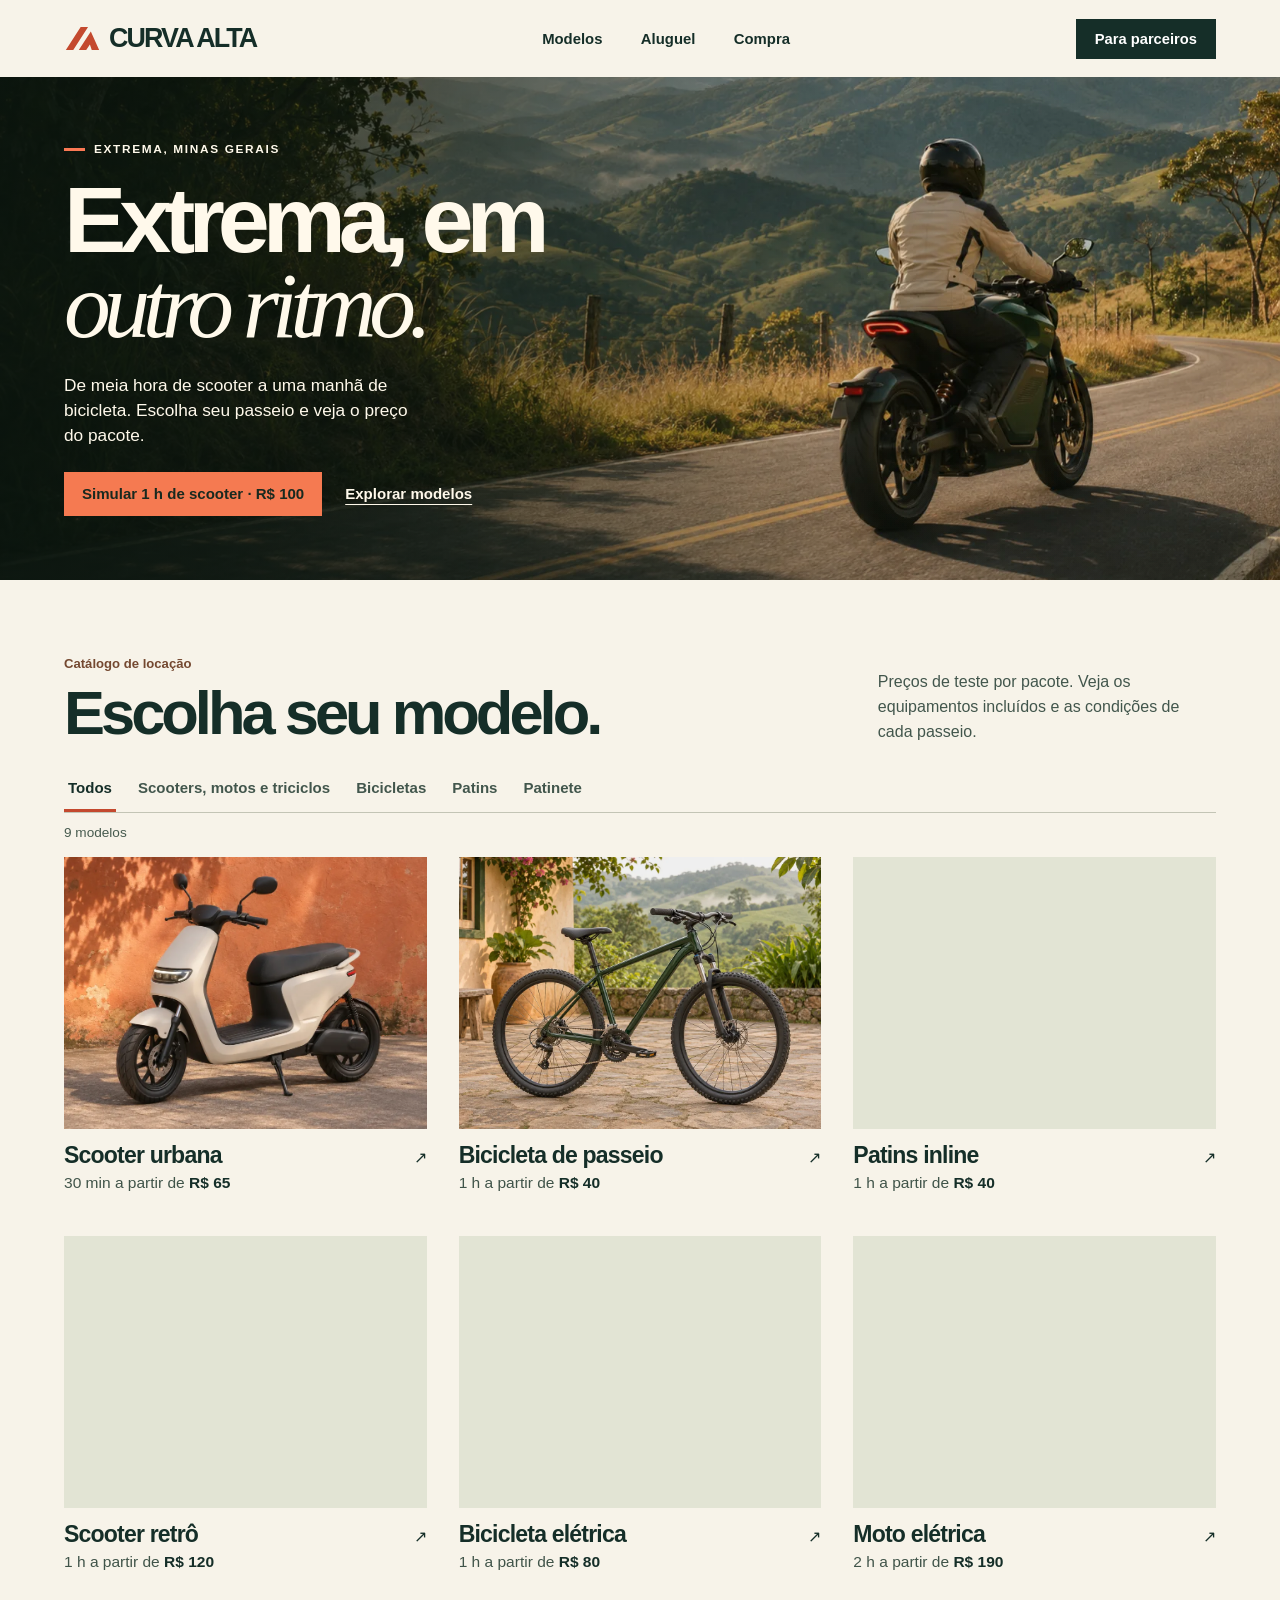
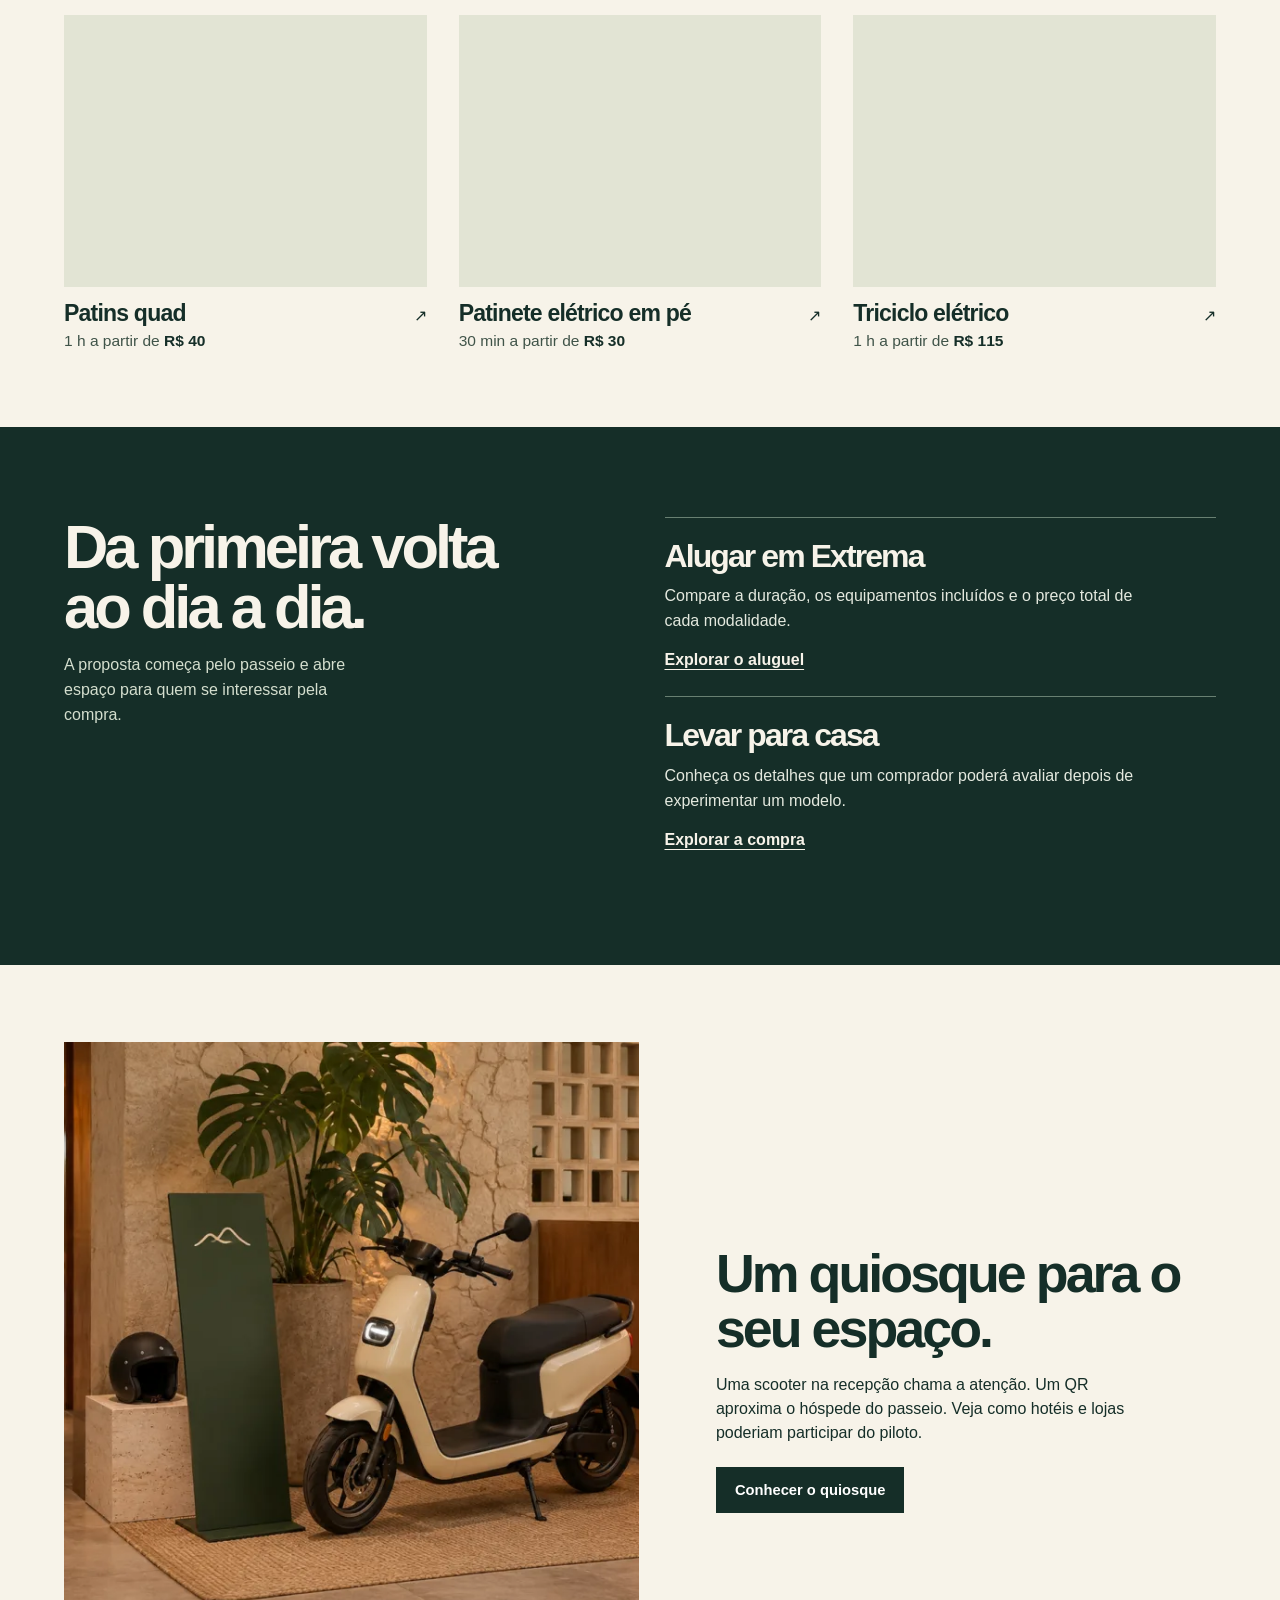
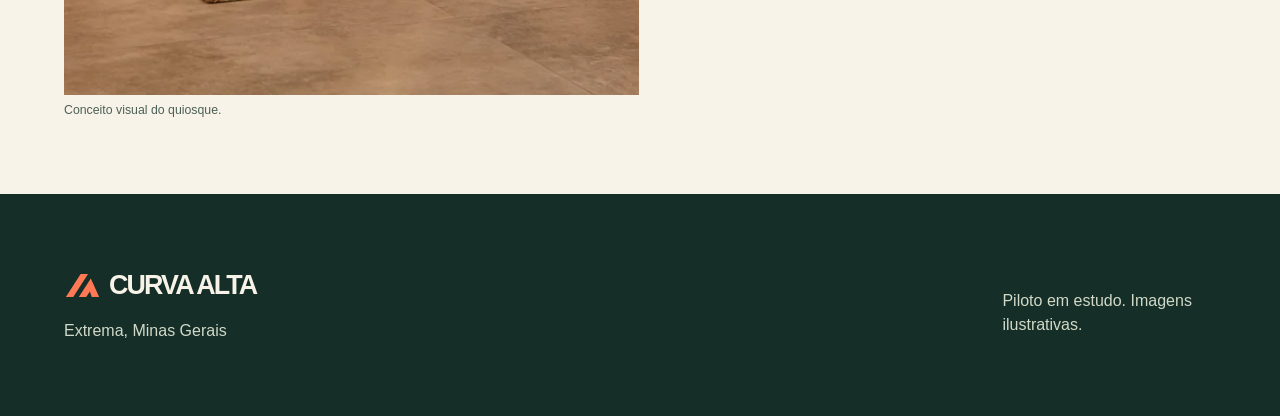
<file: index.html>
<!doctype html><html lang="pt-BR"><head><meta charset="utf-8"><meta name="viewport" content="width=device-width,initial-scale=1"><meta name="theme-color" content="#152e28"><meta name="robots" content="noindex,nofollow"><meta name="referrer" content="no-referrer"><meta http-equiv="Content-Security-Policy" content="default-src 'self'; img-src 'self'; style-src 'self'; script-src 'self'; connect-src 'none'; form-action 'none'; base-uri 'none'; object-src 'none'"><title>Extrema, em outro ritmo · Curva Alta</title><meta name="description" content="Conheça a proposta da Curva Alta para passeios, mobilidade elétrica e quiosques parceiros em Extrema, Minas Gerais."><meta property="og:title" content="Extrema, em outro ritmo · Curva Alta"><meta property="og:description" content="Conheça a proposta da Curva Alta para passeios, mobilidade elétrica e quiosques parceiros em Extrema, Minas Gerais."><meta property="og:image" content="https://jowpurcinelli.github.io/curva-alta/assets/serra.webp"><link rel="stylesheet" href="assets/store.css"><link rel="stylesheet" href="assets/showroom.css"><link rel="stylesheet" href="assets/kiosk.css"><link rel="stylesheet" href="assets/demo.css"><link rel="stylesheet" href="assets/rental.css"><link rel="stylesheet" href="assets/vitrine.css?v=2"></head><body><a class="ca-skip" href="#principal">Pular para o conteúdo</a><header class="ca-header"><div class="ca-wrap ca-bar"><a class="ca-mark" href="index.html" aria-label="Curva Alta, início"><svg class="ca-sign" width="37" height="32" viewBox="0 0 40 34" fill="none" aria-hidden="true" focusable="false"><path d="M2 29 18 4h8L10 29H2Zm14 0L29 9l9 20h-8l-2-6-4 6h-8Z" fill="currentColor"/></svg>
<span class="ca-word">CURVA ALTA</span>
</a><nav class="ca-nav" aria-label="Navegação principal"><a href="index.html#modelos">Modelos</a><a href="aluguel.html">Aluguel</a><a href="compra.html">Compra</a></nav><a class="ca-header-cta" href="quiosque.html">Para parceiros</a><details class="ca-menu"><summary aria-label="Abrir menu"><span></span><span></span></summary><nav aria-label="Menu para celular"><a href="index.html#modelos">Modelos</a><a href="aluguel.html">Aluguel</a><a href="compra.html">Compra</a><a href="quiosque.html">Para parceiros</a></nav></details></div></header><main id="principal"><section class="ca-hero"><img class="ca-hero-photo" src="assets/serra.webp" width="1671" height="940" alt="Piloto em uma estrada entre montanhas, imagem ilustrativa." fetchpriority="high"><div class="ca-hero-shade"></div><div class="ca-wrap ca-hero-inner"><div class="ca-hero-copy"><p class="ca-locale"><span></span>Extrema, Minas Gerais</p><h1>Extrema, em <em>outro ritmo.</em></h1><p class="ca-hero-lead">De meia hora de scooter a uma manhã de bicicleta. Escolha seu passeio e veja o preço do pacote.</p><div class="ca-hero-actions"><a class="ca-explore" href="aluguel.html?modelo=scooter&amp;plano=scooter-60#simulador">Simular 1 h de scooter · R$ 100</a><a class="ca-hero-link" href="#modelos">Explorar modelos</a></div></div></div></section>
<section class="ca-showroom" id="modelos"><div class="ca-wrap"><div class="ca-show-head"><div><p class="ca-caption">Catálogo de locação</p><h2>Escolha seu modelo.</h2></div><p>Preços de teste por pacote. Veja os equipamentos incluídos e as condições de cada passeio.</p></div><div class="ca-filter" role="group" aria-label="Filtrar modelos por categoria" hidden><button type="button" data-fleet-pick="todos" aria-pressed="true">Todos</button><button type="button" data-fleet-pick="motorizados" aria-pressed="false">Scooters, motos e triciclos</button><button type="button" data-fleet-pick="pedal" aria-pressed="false">Bicicletas</button><button type="button" data-fleet-pick="patinacao" aria-pressed="false">Patins</button><button type="button" data-fleet-pick="patinete" aria-pressed="false">Patinete</button></div><p class="ca-filter-count" data-fleet-count role="status" aria-live="polite"></p><div class="ca-show-grid"><article data-fleet="motorizados" class="ca-show-card"><a href="scooter.html"><div class="ca-show-photo"><img src="assets/scooter.webp" width="840" height="630" alt="" loading="lazy" decoding="async"></div><div class="ca-show-price"><h3>Scooter urbana</h3><span aria-hidden="true">↗</span></div><p>30 min a partir de <strong>R$ 65</strong></p></a></article><article data-fleet="pedal" class="ca-show-card"><a href="bike.html"><div class="ca-show-photo"><img src="assets/bike.webp" width="840" height="630" alt="" loading="lazy" decoding="async"></div><div class="ca-show-price"><h3>Bicicleta de passeio</h3><span aria-hidden="true">↗</span></div><p>1 h a partir de <strong>R$ 40</strong></p></a></article><article data-fleet="patinacao" class="ca-show-card"><a href="patins.html"><div class="ca-show-photo"><img src="assets/patins.webp" width="840" height="630" alt="" loading="lazy" decoding="async"></div><div class="ca-show-price"><h3>Patins inline</h3><span aria-hidden="true">↗</span></div><p>1 h a partir de <strong>R$ 40</strong></p></a></article><article data-fleet="motorizados" class="ca-show-card"><a href="retro.html"><div class="ca-show-photo"><img src="assets/retro.webp" width="840" height="630" alt="" loading="lazy" decoding="async"></div><div class="ca-show-price"><h3>Scooter retrô</h3><span aria-hidden="true">↗</span></div><p>1 h a partir de <strong>R$ 120</strong></p></a></article><article data-fleet="pedal" class="ca-show-card"><a href="ebike.html"><div class="ca-show-photo"><img src="assets/ebike.webp" width="840" height="630" alt="" loading="lazy" decoding="async"></div><div class="ca-show-price"><h3>Bicicleta elétrica</h3><span aria-hidden="true">↗</span></div><p>1 h a partir de <strong>R$ 80</strong></p></a></article><article data-fleet="motorizados" class="ca-show-card"><a href="moto.html"><div class="ca-show-photo"><img src="assets/moto.webp" width="840" height="630" alt="" loading="lazy" decoding="async"></div><div class="ca-show-price"><h3>Moto elétrica</h3><span aria-hidden="true">↗</span></div><p>2 h a partir de <strong>R$ 190</strong></p></a></article><article data-fleet="patinacao" class="ca-show-card"><a href="quad.html"><div class="ca-show-photo"><img src="assets/quad.webp" width="840" height="630" alt="" loading="lazy" decoding="async"></div><div class="ca-show-price"><h3>Patins quad</h3><span aria-hidden="true">↗</span></div><p>1 h a partir de <strong>R$ 40</strong></p></a></article><article data-fleet="patinete" class="ca-show-card"><a href="patinete.html"><div class="ca-show-photo"><img src="assets/patinete.webp" width="840" height="630" alt="" loading="lazy" decoding="async"></div><div class="ca-show-price"><h3>Patinete elétrico em pé</h3><span aria-hidden="true">↗</span></div><p>30 min a partir de <strong>R$ 30</strong></p></a></article><article data-fleet="motorizados" class="ca-show-card"><a href="triciclo.html"><div class="ca-show-photo"><img src="assets/triciclo.webp" width="840" height="630" alt="" loading="lazy" decoding="async"></div><div class="ca-show-price"><h3>Triciclo elétrico</h3><span aria-hidden="true">↗</span></div><p>1 h a partir de <strong>R$ 115</strong></p></a></article></div></div></section><section class="ca-guide"><div class="ca-wrap ca-guide-inner"><div class="ca-guide-title"><h2>Da primeira volta ao dia a dia.</h2><p>A proposta começa pelo passeio e abre espaço para quem se interessar pela compra.</p></div><div class="ca-guide-options"><article><h3>Alugar em Extrema</h3><p>Compare a duração, os equipamentos incluídos e o preço total de cada modalidade.</p><a href="aluguel.html">Explorar o aluguel</a></article><article><h3>Levar para casa</h3><p>Conheça os detalhes que um comprador poderá avaliar depois de experimentar um modelo.</p><a href="compra.html">Explorar a compra</a></article></div></div></section>
<section class="ca-kiosk"><div class="ca-wrap ca-kiosk-block"><figure><img src="assets/quiosque.webp" alt="Estudo ilustrativo de quiosque com uma scooter na recepção" width="870" height="653" loading="lazy"><figcaption>Conceito visual do quiosque.</figcaption></figure><div><h2>Um quiosque para o seu espaço.</h2><p>Uma scooter na recepção chama a atenção. Um QR aproxima o hóspede do passeio. Veja como hotéis e lojas poderiam participar do piloto.</p><a class="ca-action" href="quiosque.html">Conhecer o quiosque</a></div></div></section></main><footer class="ca-footer"><div class="ca-wrap ca-footer-inner"><div><a class="ca-mark" href="index.html" aria-label="Curva Alta, início"><svg class="ca-sign" width="37" height="32" viewBox="0 0 40 34" fill="none" aria-hidden="true" focusable="false"><path d="M2 29 18 4h8L10 29H2Zm14 0L29 9l9 20h-8l-2-6-4 6h-8Z" fill="currentColor"/></svg>
<span class="ca-word">CURVA ALTA</span>
</a><p>Extrema, Minas Gerais</p></div><p>Piloto em estudo. Imagens ilustrativas.</p></div></footer><script defer src="assets/demo.js"></script><script src="assets/vitrine.js" defer></script></body></html>
</file>
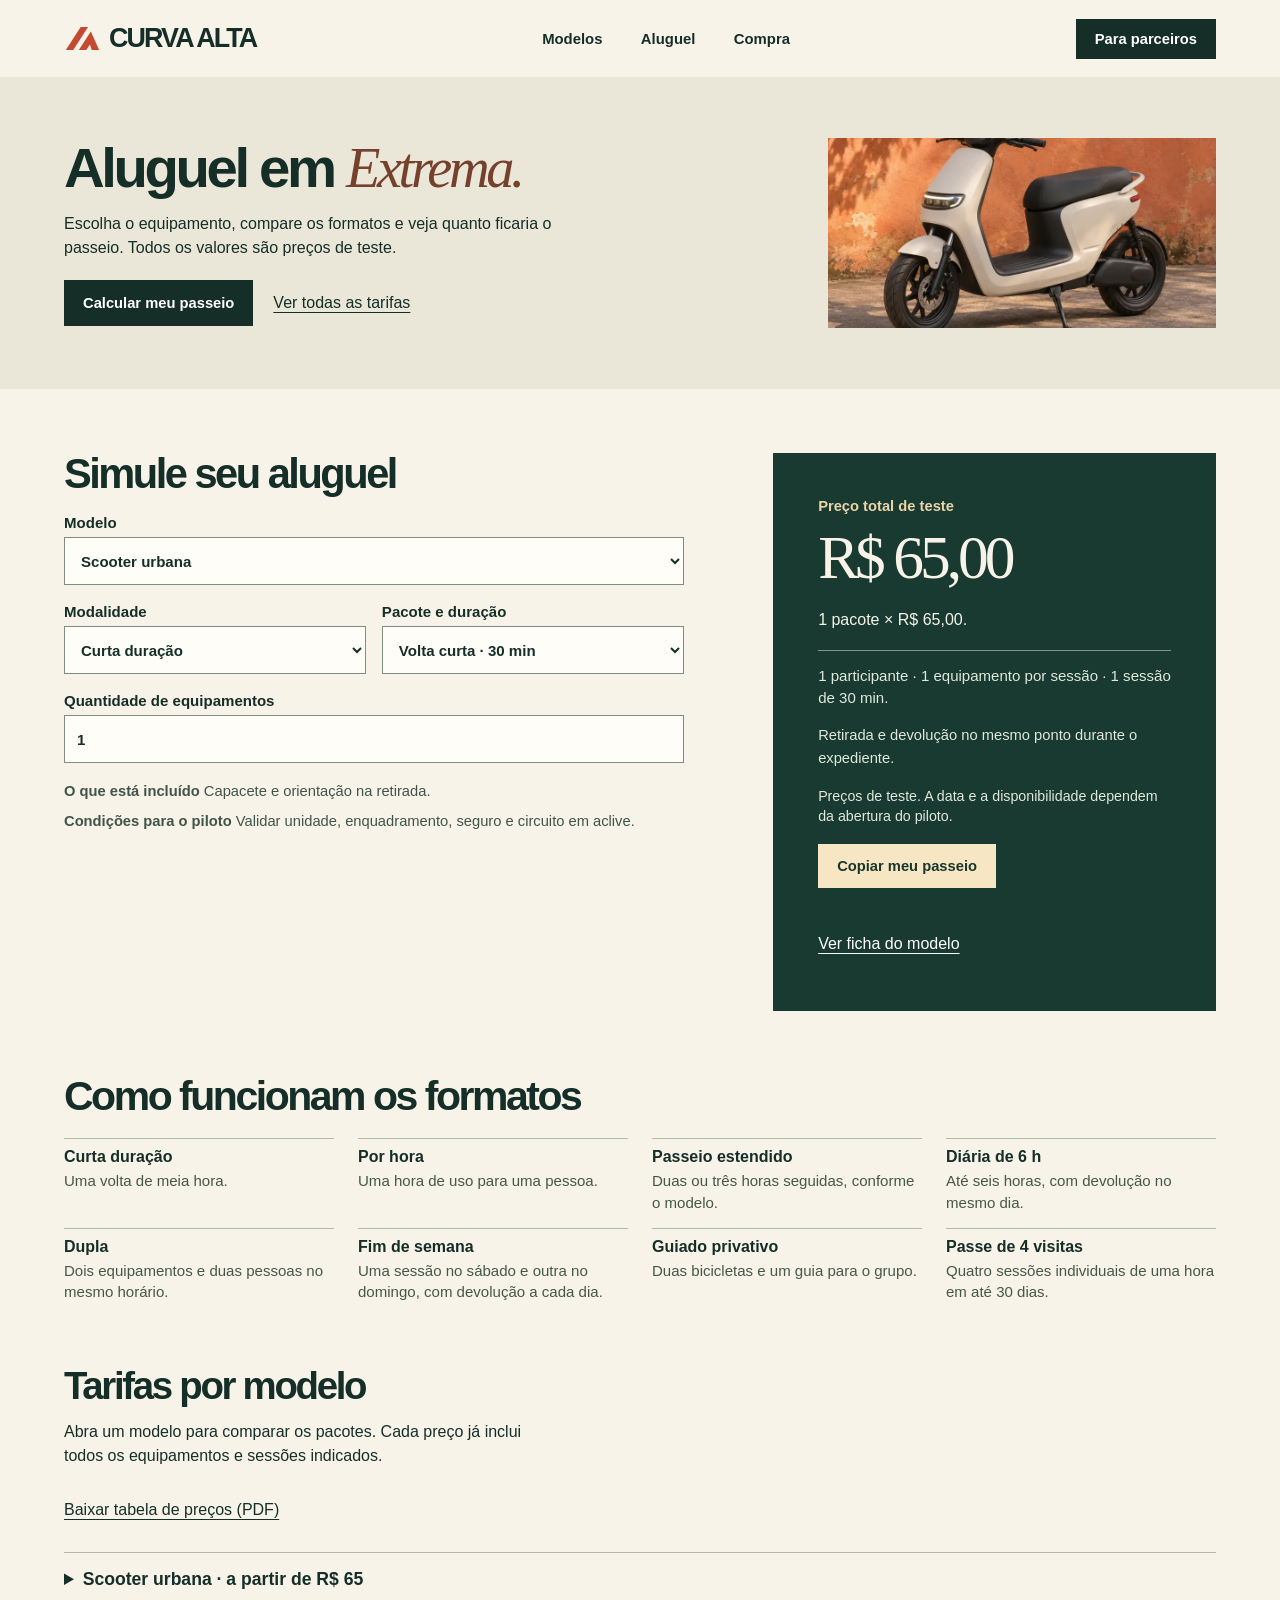
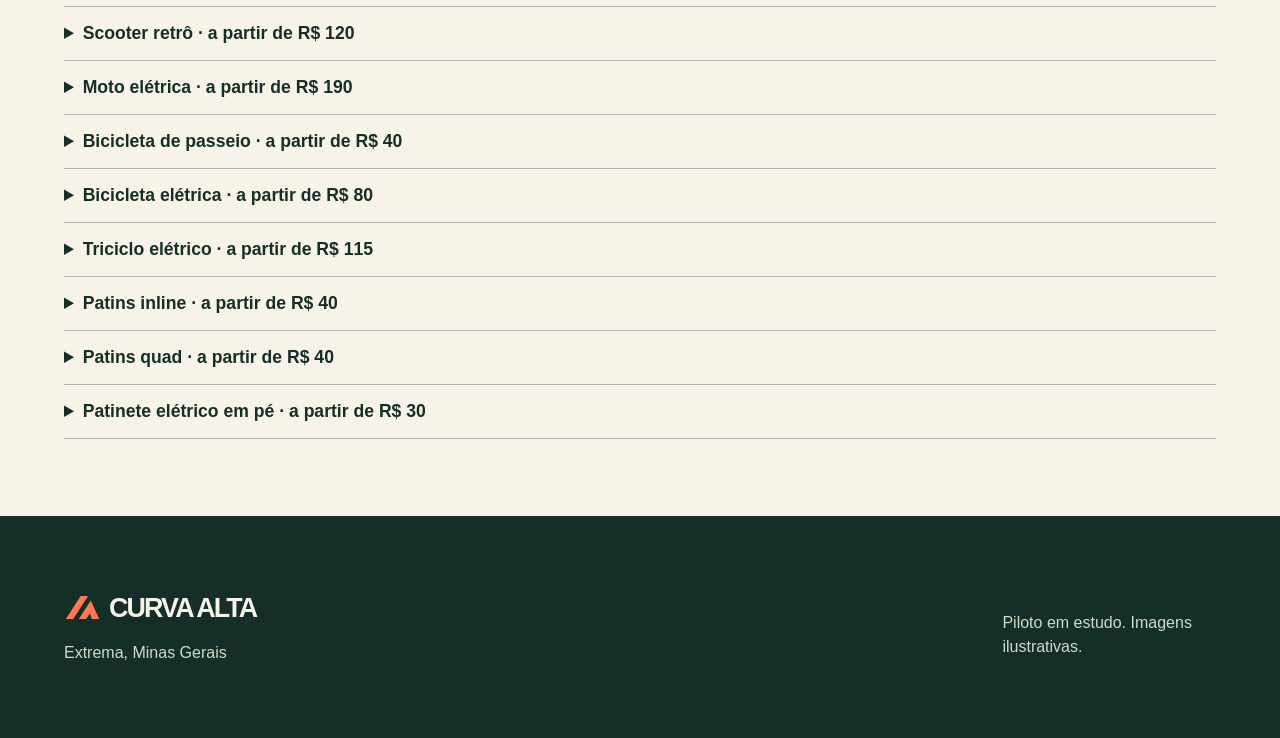
<file: aluguel.html>
<!doctype html><html lang="pt-BR"><head><meta charset="utf-8"><meta name="viewport" content="width=device-width,initial-scale=1"><meta name="theme-color" content="#152e28"><meta name="robots" content="noindex,nofollow"><meta name="referrer" content="no-referrer"><meta http-equiv="Content-Security-Policy" content="default-src 'self'; img-src 'self'; style-src 'self'; script-src 'self'; connect-src 'none'; form-action 'none'; base-uri 'none'; object-src 'none'"><title>Aluguel em Extrema · Curva Alta</title><meta name="description" content="Conheça a proposta da Curva Alta para passeios, mobilidade elétrica e quiosques parceiros em Extrema, Minas Gerais."><meta property="og:title" content="Aluguel em Extrema · Curva Alta"><meta property="og:description" content="Conheça a proposta da Curva Alta para passeios, mobilidade elétrica e quiosques parceiros em Extrema, Minas Gerais."><meta property="og:image" content="https://jowpurcinelli.github.io/curva-alta/assets/serra.webp"><link rel="stylesheet" href="assets/store.css"><link rel="stylesheet" href="assets/showroom.css"><link rel="stylesheet" href="assets/kiosk.css"><link rel="stylesheet" href="assets/demo.css"><link rel="stylesheet" href="assets/rental.css"><link rel="stylesheet" href="assets/vitrine.css?v=2"></head><body><a class="ca-skip" href="#principal">Pular para o conteúdo</a><header class="ca-header"><div class="ca-wrap ca-bar"><a class="ca-mark" href="index.html" aria-label="Curva Alta, início"><svg class="ca-sign" width="37" height="32" viewBox="0 0 40 34" fill="none" aria-hidden="true" focusable="false"><path d="M2 29 18 4h8L10 29H2Zm14 0L29 9l9 20h-8l-2-6-4 6h-8Z" fill="currentColor"/></svg>
<span class="ca-word">CURVA ALTA</span>
</a><nav class="ca-nav" aria-label="Navegação principal"><a href="index.html#modelos">Modelos</a><a href="aluguel.html">Aluguel</a><a href="compra.html">Compra</a></nav><a class="ca-header-cta" href="quiosque.html">Para parceiros</a><details class="ca-menu"><summary aria-label="Abrir menu"><span></span><span></span></summary><nav aria-label="Menu para celular"><a href="index.html#modelos">Modelos</a><a href="aluguel.html">Aluguel</a><a href="compra.html">Compra</a><a href="quiosque.html">Para parceiros</a></nav></details></div></header><main id="principal"><section class="rent-intro"><div class="ca-wrap rent-intro-inner"><div><h1>Aluguel em <em>Extrema.</em></h1><p>Escolha o equipamento, compare os formatos e veja quanto ficaria o passeio. Todos os valores são preços de teste.</p><div class="rent-actions"><a class="ca-action" href="#simulador">Calcular meu passeio</a><a class="rent-local" href="#tarifas">Ver todas as tarifas</a></div></div><figure><img src="assets/scooter.webp" alt="Scooter elétrica ilustrativa para passeio" width="870" height="653" loading="lazy"></figure></div></section>
<noscript><div class="ca-wrap"><p>Consulte os preços por pacote na lista de tarifas abaixo. Para calcular várias unidades, multiplique o preço do pacote pela quantidade.</p></div></noscript>
<section id="simulador" class="rent-calc" aria-labelledby="calc-title" hidden><div class="ca-wrap rent-calc-inner"><div><h2 id="calc-title">Simule seu aluguel</h2>
<div class="rent-controls"><label for="modelo">Modelo<select id="modelo"><option value="scooter">Scooter urbana</option><option value="retro">Scooter retrô</option><option value="moto">Moto elétrica</option><option value="bike">Bicicleta de passeio</option><option value="ebike">Bicicleta elétrica</option><option value="triciclo">Triciclo elétrico</option><option value="inline">Patins inline</option><option value="quad">Patins quad</option><option value="patinete">Patinete elétrico em pé</option></select></label><div class="rent-pair"><label for="modalidade">Modalidade<select id="modalidade"></select></label><label for="plano">Pacote e duração<select id="plano"></select></label></div>
<label for="quantidade"><span id="quantidade-label">Quantidade de equipamentos</span><input id="quantidade" inputmode="numeric" type="number" min="1" step="1" value="1"></label></div>
<div class="rent-method"><p><strong>O que está incluído</strong> <span id="model-included"></span></p><p><strong>Condições para o piloto</strong> <span id="model-requirements"></span></p></div></div>
<aside class="rent-aside" id="rent-summary" aria-labelledby="total-title"><p id="total-title" class="rent-overline">Preço total de teste</p><div role="status" aria-live="polite" aria-atomic="true"><p data-total class="rent-total"></p><p data-breakdown class="rent-breakdown"></p><p data-contents class="rent-package"></p></div><p data-note class="rent-summary-detail"></p><p class="rent-disclaimer">Preços de teste. A data e a disponibilidade dependem da abertura do piloto.</p><div class="ca-copy" data-copy="aluguel" hidden><button type="button" class="ca-action" data-copy-button>Copiar meu passeio</button><p role="status" class="ca-copy-feedback" data-copy-message></p><label data-copy-fallback hidden>Selecione e copie o texto<textarea readonly rows="4"></textarea></label></div><a class="ca-summary-detail" data-sim-model href="scooter.html">Ver ficha do modelo</a></aside></div></section>
<section class="ca-wrap rent-formats" id="formatos" aria-labelledby="format-title"><h2 id="format-title">Como funcionam os formatos</h2><dl><div><dt>Curta duração</dt><dd>Uma volta de meia hora.</dd></div><div><dt>Por hora</dt><dd>Uma hora de uso para uma pessoa.</dd></div><div><dt>Passeio estendido</dt><dd>Duas ou três horas seguidas, conforme o modelo.</dd></div><div><dt>Diária de 6 h</dt><dd>Até seis horas, com devolução no mesmo dia.</dd></div><div><dt>Dupla</dt><dd>Dois equipamentos e duas pessoas no mesmo horário.</dd></div><div><dt>Fim de semana</dt><dd>Uma sessão no sábado e outra no domingo, com devolução a cada dia.</dd></div><div><dt>Guiado privativo</dt><dd>Duas bicicletas e um guia para o grupo.</dd></div><div><dt>Passe de 4 visitas</dt><dd>Quatro sessões individuais de uma hora em até 30 dias.</dd></div></dl></section>
<section id="tarifas" class="ca-wrap rent-menu" aria-labelledby="rates-title"><h2 id="rates-title">Tarifas por modelo</h2><p>Abra um modelo para comparar os pacotes. Cada preço já inclui todos os equipamentos e sessões indicados.</p><p><a class="rent-select-link" href="assets/tarifas-curva-alta.pdf" download>Baixar tabela de preços (PDF)</a></p>
<details id="tarifas-scooter" data-model="scooter"><summary>Scooter urbana · a partir de R$ 65</summary><p>Um passeio urbano individual ou duas scooters para sair em dupla. <a class="rent-local" href="scooter.html">Ver o modelo.</a></p><p><strong>O que está incluído</strong> <span data-included>Capacete e orientação na retirada.</span></p><p><strong>Condições para o piloto</strong> <span data-requirements>Validar unidade, enquadramento, seguro e circuito em aclive.</span></p><div class="rent-options"><div class="rent-price-row" data-plan="scooter-30" data-kind="Curta duração" data-kind-label="Curta duração" data-label="Volta curta · 30 min" data-cents="6500" data-units="1" data-sessions="1" data-duration="30 min"><strong>Volta curta</strong><p>Curta duração · 1 equipamento · 1 sessão de 30 min</p><p data-plan-note>Retirada e devolução no mesmo ponto durante o expediente.</p><a class="rent-select-link" data-select-plan="scooter-30" href="aluguel.html?modelo=scooter&amp;plano=scooter-30#simulador" aria-label="Simular Volta curta por R$ 65">R$ 65 <span aria-hidden="true">↗</span></a></div><div class="rent-price-row" data-plan="scooter-60" data-kind="Por hora" data-kind-label="Por hora" data-label="Passeio de uma hora · 1 h" data-cents="10000" data-units="1" data-sessions="1" data-duration="1 h"><strong>Passeio de uma hora</strong><p>Por hora · 1 equipamento · 1 sessão de 1 h</p><p data-plan-note>Retirada e devolução no mesmo ponto durante o expediente.</p><a class="rent-select-link" data-select-plan="scooter-60" href="aluguel.html?modelo=scooter&amp;plano=scooter-60#simulador" aria-label="Simular Passeio de uma hora por R$ 100">R$ 100 <span aria-hidden="true">↗</span></a></div><div class="rent-price-row" data-plan="scooter-120" data-kind="Passeio estendido" data-kind-label="Passeio estendido" data-label="Passeio de duas horas · 2 h" data-cents="17000" data-units="1" data-sessions="1" data-duration="2 h"><strong>Passeio de duas horas</strong><p>Passeio estendido · 1 equipamento · 1 sessão de 2 h</p><p data-plan-note>Retirada e devolução no mesmo ponto durante o expediente.</p><a class="rent-select-link" data-select-plan="scooter-120" href="aluguel.html?modelo=scooter&amp;plano=scooter-120#simulador" aria-label="Simular Passeio de duas horas por R$ 170">R$ 170 <span aria-hidden="true">↗</span></a></div><div class="rent-price-row" data-plan="scooter-dupla" data-kind="Dupla" data-kind-label="Dupla" data-label="Passeio a dois · 1 h" data-cents="18500" data-units="2" data-sessions="1" data-duration="1 h"><strong>Passeio a dois</strong><p>Dupla · 2 equipamentos · 1 sessão de 1 h</p><p data-plan-note>Duas scooters e dois condutores no mesmo horário. Preço total da dupla.</p><a class="rent-select-link" data-select-plan="scooter-dupla" href="aluguel.html?modelo=scooter&amp;plano=scooter-dupla#simulador" aria-label="Simular Passeio a dois por R$ 185">R$ 185 <span aria-hidden="true">↗</span></a></div></div></details><details id="tarifas-retro" data-model="retro"><summary>Scooter retrô · a partir de R$ 120</summary><p>Uma scooter com banco e piso baixo para um passeio mais demorado. <a class="rent-local" href="retro.html">Ver o modelo.</a></p><p><strong>O que está incluído</strong> <span data-included>Capacete e orientação na retirada.</span></p><p><strong>Condições para o piloto</strong> <span data-requirements>Confirmar variante, classificação, documentação, condutor habilitado quando exigido e seguro de locação.</span></p><div class="rent-options"><div class="rent-price-row" data-plan="retro-60" data-kind="Por hora" data-kind-label="Por hora" data-label="Retrô por uma hora · 1 h" data-cents="12000" data-units="1" data-sessions="1" data-duration="1 h"><strong>Retrô por uma hora</strong><p>Por hora · 1 equipamento · 1 sessão de 1 h</p><p data-plan-note>Retirada e devolução no mesmo ponto durante o expediente.</p><a class="rent-select-link" data-select-plan="retro-60" href="aluguel.html?modelo=retro&amp;plano=retro-60#simulador" aria-label="Simular Retrô por uma hora por R$ 120">R$ 120 <span aria-hidden="true">↗</span></a></div><div class="rent-price-row" data-plan="retro-120" data-kind="Passeio estendido" data-kind-label="Passeio estendido" data-label="Retrô por duas horas · 2 h" data-cents="20500" data-units="1" data-sessions="1" data-duration="2 h"><strong>Retrô por duas horas</strong><p>Passeio estendido · 1 equipamento · 1 sessão de 2 h</p><p data-plan-note>Retirada e devolução no mesmo ponto durante o expediente.</p><a class="rent-select-link" data-select-plan="retro-120" href="aluguel.html?modelo=retro&amp;plano=retro-120#simulador" aria-label="Simular Retrô por duas horas por R$ 205">R$ 205 <span aria-hidden="true">↗</span></a></div></div></details><details id="tarifas-moto" data-model="moto"><summary>Moto elétrica · a partir de R$ 190</summary><p>Para quem já pilota e quer mais tempo entre a retirada e a volta. <a class="rent-local" href="moto.html">Ver o modelo.</a></p><p><strong>O que está incluído</strong> <span data-included>Capacete e orientação na retirada.</span></p><p><strong>Condições para o piloto</strong> <span data-requirements>CNH A, veículo regularizado, apólice de locação e percurso dentro da autonomia medida.</span></p><div class="rent-options"><div class="rent-price-row" data-plan="moto-120" data-kind="Passeio estendido" data-kind-label="Passeio estendido" data-label="Moto por duas horas · 2 h" data-cents="19000" data-units="1" data-sessions="1" data-duration="2 h"><strong>Moto por duas horas</strong><p>Passeio estendido · 1 equipamento · 1 sessão de 2 h</p><p data-plan-note>Retirada e devolução no mesmo ponto durante o expediente.</p><a class="rent-select-link" data-select-plan="moto-120" href="aluguel.html?modelo=moto&amp;plano=moto-120#simulador" aria-label="Simular Moto por duas horas por R$ 190">R$ 190 <span aria-hidden="true">↗</span></a></div><div class="rent-price-row" data-plan="moto-dia" data-kind="Diária de 6 h" data-kind-label="Diária de 6 h" data-label="Moto por até seis horas · 6 h" data-cents="33000" data-units="1" data-sessions="1" data-duration="6 h"><strong>Moto por até seis horas</strong><p>Diária de 6 h · 1 equipamento · 1 sessão de 6 h</p><p data-plan-note>Retorno no mesmo dia. Definir rota e recarga antes da saída.</p><a class="rent-select-link" data-select-plan="moto-dia" href="aluguel.html?modelo=moto&amp;plano=moto-dia#simulador" aria-label="Simular Moto por até seis horas por R$ 330">R$ 330 <span aria-hidden="true">↗</span></a></div></div></details><details id="tarifas-bike" data-model="bike"><summary>Bicicleta de passeio · a partir de R$ 40</summary><p>Bicicleta sem motor para um giro curto, uma manhã inteira ou dois dias de passeio. <a class="rent-local" href="bike.html">Ver o modelo.</a></p><p><strong>O que está incluído</strong> <span data-included>Bicicleta ajustada e capacete.</span></p><p><strong>Condições para o piloto</strong> <span data-requirements>Ajustar tamanho e selim, verificar o trajeto e proteger os intervalos de revisão.</span></p><div class="rent-options"><div class="rent-price-row" data-plan="bike-60" data-kind="Por hora" data-kind-label="Por hora" data-label="Pedal de uma hora · 1 h" data-cents="4000" data-units="1" data-sessions="1" data-duration="1 h"><strong>Pedal de uma hora</strong><p>Por hora · 1 equipamento · 1 sessão de 1 h</p><p data-plan-note>Retirada e devolução no mesmo ponto durante o expediente.</p><a class="rent-select-link" data-select-plan="bike-60" href="aluguel.html?modelo=bike&amp;plano=bike-60#simulador" aria-label="Simular Pedal de uma hora por R$ 40">R$ 40 <span aria-hidden="true">↗</span></a></div><div class="rent-price-row" data-plan="bike-180" data-kind="Passeio estendido" data-kind-label="Passeio estendido" data-label="Pedal de três horas · 3 h" data-cents="9000" data-units="1" data-sessions="1" data-duration="3 h"><strong>Pedal de três horas</strong><p>Passeio estendido · 1 equipamento · 1 sessão de 3 h</p><p data-plan-note>Retirada e devolução no mesmo ponto durante o expediente.</p><a class="rent-select-link" data-select-plan="bike-180" href="aluguel.html?modelo=bike&amp;plano=bike-180#simulador" aria-label="Simular Pedal de três horas por R$ 90">R$ 90 <span aria-hidden="true">↗</span></a></div><div class="rent-price-row" data-plan="bike-dia" data-kind="Diária de 6 h" data-kind-label="Diária de 6 h" data-label="Bicicleta por até seis horas · 6 h" data-cents="12500" data-units="1" data-sessions="1" data-duration="6 h"><strong>Bicicleta por até seis horas</strong><p>Diária de 6 h · 1 equipamento · 1 sessão de 6 h</p><p data-plan-note>Retirada e devolução no mesmo ponto durante o expediente.</p><a class="rent-select-link" data-select-plan="bike-dia" href="aluguel.html?modelo=bike&amp;plano=bike-dia#simulador" aria-label="Simular Bicicleta por até seis horas por R$ 125">R$ 125 <span aria-hidden="true">↗</span></a></div><div class="rent-price-row" data-plan="bike-fds" data-kind="Fim de semana" data-kind-label="Fim de semana" data-label="Fim de semana de bicicleta · 6 h" data-cents="22000" data-units="1" data-sessions="2" data-duration="6 h"><strong>Fim de semana de bicicleta</strong><p>Fim de semana · 1 equipamento · 2 sessões de 6 h</p><p data-plan-note>Uma bicicleta, até seis horas no sábado e seis no domingo. Devolução ao ponto nos dois dias.</p><a class="rent-select-link" data-select-plan="bike-fds" href="aluguel.html?modelo=bike&amp;plano=bike-fds#simulador" aria-label="Simular Fim de semana de bicicleta por R$ 220">R$ 220 <span aria-hidden="true">↗</span></a></div><div class="rent-price-row" data-plan="bike-guiado" data-kind="Guiado privativo" data-kind-label="Guiado privativo" data-label="Pedal guiado para dois · 2 h" data-cents="28000" data-units="2" data-sessions="1" data-duration="2 h"><strong>Pedal guiado para dois</strong><p>Guiado privativo · 2 equipamentos · 1 sessão de 2 h</p><p data-plan-note>Duas bicicletas e guia por duas horas. Valor do grupo. Depende de guia com bicicleta própria e trajeto aprovado.</p><a class="rent-select-link" data-select-plan="bike-guiado" href="aluguel.html?modelo=bike&amp;plano=bike-guiado#simulador" aria-label="Simular Pedal guiado para dois por R$ 280">R$ 280 <span aria-hidden="true">↗</span></a></div></div></details><details id="tarifas-ebike" data-model="ebike"><summary>Bicicleta elétrica · a partir de R$ 80</summary><p>Para quem prefere pedalar com assistência nos trechos de subida. <a class="rent-local" href="ebike.html">Ver o modelo.</a></p><p><strong>O que está incluído</strong> <span data-included>Bicicleta ajustada, capacete e orientação sobre a assistência.</span></p><p><strong>Condições para o piloto</strong> <span data-requirements>Conferir a versão, os comandos de assistência, a classe legal, o trajeto e a recarga.</span></p><div class="rent-options"><div class="rent-price-row" data-plan="ebike-60" data-kind="Por hora" data-kind-label="Por hora" data-label="Pedal elétrico de uma hora · 1 h" data-cents="8000" data-units="1" data-sessions="1" data-duration="1 h"><strong>Pedal elétrico de uma hora</strong><p>Por hora · 1 equipamento · 1 sessão de 1 h</p><p data-plan-note>Retirada e devolução no mesmo ponto durante o expediente.</p><a class="rent-select-link" data-select-plan="ebike-60" href="aluguel.html?modelo=ebike&amp;plano=ebike-60#simulador" aria-label="Simular Pedal elétrico de uma hora por R$ 80">R$ 80 <span aria-hidden="true">↗</span></a></div><div class="rent-price-row" data-plan="ebike-180" data-kind="Passeio estendido" data-kind-label="Passeio estendido" data-label="Pedal elétrico de três horas · 3 h" data-cents="17500" data-units="1" data-sessions="1" data-duration="3 h"><strong>Pedal elétrico de três horas</strong><p>Passeio estendido · 1 equipamento · 1 sessão de 3 h</p><p data-plan-note>Retirada e devolução no mesmo ponto durante o expediente.</p><a class="rent-select-link" data-select-plan="ebike-180" href="aluguel.html?modelo=ebike&amp;plano=ebike-180#simulador" aria-label="Simular Pedal elétrico de três horas por R$ 175">R$ 175 <span aria-hidden="true">↗</span></a></div><div class="rent-price-row" data-plan="ebike-dia" data-kind="Diária de 6 h" data-kind-label="Diária de 6 h" data-label="E-bike por até seis horas · 6 h" data-cents="23500" data-units="1" data-sessions="1" data-duration="6 h"><strong>E-bike por até seis horas</strong><p>Diária de 6 h · 1 equipamento · 1 sessão de 6 h</p><p data-plan-note>Retorno no mesmo dia. Percurso e recarga dependem do teste de autonomia.</p><a class="rent-select-link" data-select-plan="ebike-dia" href="aluguel.html?modelo=ebike&amp;plano=ebike-dia#simulador" aria-label="Simular E-bike por até seis horas por R$ 235">R$ 235 <span aria-hidden="true">↗</span></a></div></div></details><details id="tarifas-triciclo" data-model="triciclo"><summary>Triciclo elétrico · a partir de R$ 115</summary><p>Três rodas e condução sentada para conhecer um trecho curto. <a class="rent-local" href="triciclo.html">Ver o modelo.</a></p><p><strong>O que está incluído</strong> <span data-included>Capacete e orientação na retirada.</span></p><p><strong>Condições para o piloto</strong> <span data-requirements>Avaliar curvas, declive lateral, largura, carga, classe do veículo e cobertura do seguro.</span></p><div class="rent-options"><div class="rent-price-row" data-plan="triciclo-60" data-kind="Por hora" data-kind-label="Por hora" data-label="Triciclo por uma hora · 1 h" data-cents="11500" data-units="1" data-sessions="1" data-duration="1 h"><strong>Triciclo por uma hora</strong><p>Por hora · 1 equipamento · 1 sessão de 1 h</p><p data-plan-note>Retirada e devolução no mesmo ponto durante o expediente.</p><a class="rent-select-link" data-select-plan="triciclo-60" href="aluguel.html?modelo=triciclo&amp;plano=triciclo-60#simulador" aria-label="Simular Triciclo por uma hora por R$ 115">R$ 115 <span aria-hidden="true">↗</span></a></div><div class="rent-price-row" data-plan="triciclo-120" data-kind="Passeio estendido" data-kind-label="Passeio estendido" data-label="Triciclo por duas horas · 2 h" data-cents="18500" data-units="1" data-sessions="1" data-duration="2 h"><strong>Triciclo por duas horas</strong><p>Passeio estendido · 1 equipamento · 1 sessão de 2 h</p><p data-plan-note>Retirada e devolução no mesmo ponto durante o expediente.</p><a class="rent-select-link" data-select-plan="triciclo-120" href="aluguel.html?modelo=triciclo&amp;plano=triciclo-120#simulador" aria-label="Simular Triciclo por duas horas por R$ 185">R$ 185 <span aria-hidden="true">↗</span></a></div></div></details><details id="tarifas-inline" data-model="inline"><summary>Patins inline · a partir de R$ 40</summary><p>Rodas em linha para praticar em uma área plana e autorizada. <a class="rent-local" href="patins.html">Ver o modelo.</a></p><p><strong>O que está incluído</strong> <span data-included>Um par, capacete, joelheiras, cotoveleiras e munhequeiras.</span></p><p><strong>Condições para o piloto</strong> <span data-requirements>Par na numeração correta, teste do freio e confirmação do local.</span></p><div class="rent-options"><div class="rent-price-row" data-plan="inline-60" data-kind="Por hora" data-kind-label="Por hora" data-label="Patins por uma hora · 1 h" data-cents="4000" data-units="1" data-sessions="1" data-duration="1 h"><strong>Patins por uma hora</strong><p>Por hora · 1 par de patins · 1 sessão de 1 h</p><p data-plan-note>Retirada e devolução no mesmo ponto durante o expediente.</p><a class="rent-select-link" data-select-plan="inline-60" href="aluguel.html?modelo=inline&amp;plano=inline-60#simulador" aria-label="Simular Patins por uma hora por R$ 40">R$ 40 <span aria-hidden="true">↗</span></a></div><div class="rent-price-row" data-plan="inline-120" data-kind="Passeio estendido" data-kind-label="Passeio estendido" data-label="Patins por duas horas · 2 h" data-cents="6000" data-units="1" data-sessions="1" data-duration="2 h"><strong>Patins por duas horas</strong><p>Passeio estendido · 1 par de patins · 1 sessão de 2 h</p><p data-plan-note>Retirada e devolução no mesmo ponto durante o expediente.</p><a class="rent-select-link" data-select-plan="inline-120" href="aluguel.html?modelo=inline&amp;plano=inline-120#simulador" aria-label="Simular Patins por duas horas por R$ 60">R$ 60 <span aria-hidden="true">↗</span></a></div><div class="rent-price-row" data-plan="inline-dia" data-kind="Diária de 6 h" data-kind-label="Diária de 6 h" data-label="Patins por até seis horas · 6 h" data-cents="8000" data-units="1" data-sessions="1" data-duration="6 h"><strong>Patins por até seis horas</strong><p>Diária de 6 h · 1 par de patins · 1 sessão de 6 h</p><p data-plan-note>Retirada e devolução no mesmo ponto durante o expediente.</p><a class="rent-select-link" data-select-plan="inline-dia" href="aluguel.html?modelo=inline&amp;plano=inline-dia#simulador" aria-label="Simular Patins por até seis horas por R$ 80">R$ 80 <span aria-hidden="true">↗</span></a></div></div></details><details id="tarifas-quad" data-model="quad"><summary>Patins quad · a partir de R$ 40</summary><p>Rodas em duas fileiras para patinar a dois ou voltar durante o mês. <a class="rent-local" href="quad.html">Ver o modelo.</a></p><p><strong>O que está incluído</strong> <span data-included>Um kit de proteção completo por pessoa, com capacete.</span></p><p><strong>Condições para o piloto</strong> <span data-requirements>Confirmar numeração, ajuste, freio e piso plano autorizado.</span></p><div class="rent-options"><div class="rent-price-row" data-plan="quad-60" data-kind="Por hora" data-kind-label="Por hora" data-label="Quad por uma hora · 1 h" data-cents="4000" data-units="1" data-sessions="1" data-duration="1 h"><strong>Quad por uma hora</strong><p>Por hora · 1 par de patins · 1 sessão de 1 h</p><p data-plan-note>Retirada e devolução no mesmo ponto durante o expediente.</p><a class="rent-select-link" data-select-plan="quad-60" href="aluguel.html?modelo=quad&amp;plano=quad-60#simulador" aria-label="Simular Quad por uma hora por R$ 40">R$ 40 <span aria-hidden="true">↗</span></a></div><div class="rent-price-row" data-plan="quad-dupla" data-kind="Dupla" data-kind-label="Dupla" data-label="Quad em dupla · 1 h" data-cents="7200" data-units="2" data-sessions="1" data-duration="1 h"><strong>Quad em dupla</strong><p>Dupla · 2 pares de patins · 1 sessão de 1 h</p><p data-plan-note>Dois pares, dois kits de proteção e um único horário. Valor total para as duas pessoas.</p><a class="rent-select-link" data-select-plan="quad-dupla" href="aluguel.html?modelo=quad&amp;plano=quad-dupla#simulador" aria-label="Simular Quad em dupla por R$ 72">R$ 72 <span aria-hidden="true">↗</span></a></div><div class="rent-price-row" data-plan="quad-passe" data-kind="Passe de 4 visitas" data-kind-label="Passe de 4 visitas" data-label="Passe de quatro visitas · 1 h" data-cents="13500" data-units="1" data-sessions="4" data-duration="1 h"><strong>Passe de quatro visitas</strong><p>Passe de 4 visitas · 1 par de patins · 4 sessões de 1 h</p><p data-plan-note>Quatro sessões individuais de uma hora em até 30 dias. Uso pessoal, com agendamento de cada visita.</p><a class="rent-select-link" data-select-plan="quad-passe" href="aluguel.html?modelo=quad&amp;plano=quad-passe#simulador" aria-label="Simular Passe de quatro visitas por R$ 135">R$ 135 <span aria-hidden="true">↗</span></a></div></div></details><details id="tarifas-patinete" data-model="patinete"><summary>Patinete elétrico em pé · a partir de R$ 30</summary><p>Para trajetos curtos em piso regular, com devolução no ponto de retirada. <a class="rent-local" href="patinete.html">Ver o modelo.</a></p><p><strong>O que está incluído</strong> <span data-included>Capacete e orientação na retirada.</span></p><p><strong>Condições para o piloto</strong> <span data-requirements>Validar a versão, velocidade de fabricação, vias permitidas, piso e condições de pilotagem.</span></p><div class="rent-options"><div class="rent-price-row" data-plan="patinete-30" data-kind="Curta duração" data-kind-label="Curta duração" data-label="Patinete por meia hora · 30 min" data-cents="3000" data-units="1" data-sessions="1" data-duration="30 min"><strong>Patinete por meia hora</strong><p>Curta duração · 1 equipamento · 1 sessão de 30 min</p><p data-plan-note>Retirada e devolução no mesmo ponto durante o expediente.</p><a class="rent-select-link" data-select-plan="patinete-30" href="aluguel.html?modelo=patinete&amp;plano=patinete-30#simulador" aria-label="Simular Patinete por meia hora por R$ 30">R$ 30 <span aria-hidden="true">↗</span></a></div><div class="rent-price-row" data-plan="patinete-60" data-kind="Por hora" data-kind-label="Por hora" data-label="Patinete por uma hora · 1 h" data-cents="5500" data-units="1" data-sessions="1" data-duration="1 h"><strong>Patinete por uma hora</strong><p>Por hora · 1 equipamento · 1 sessão de 1 h</p><p data-plan-note>Retirada e devolução no mesmo ponto durante o expediente.</p><a class="rent-select-link" data-select-plan="patinete-60" href="aluguel.html?modelo=patinete&amp;plano=patinete-60#simulador" aria-label="Simular Patinete por uma hora por R$ 55">R$ 55 <span aria-hidden="true">↗</span></a></div></div></details></section></main><footer class="ca-footer"><div class="ca-wrap ca-footer-inner"><div><a class="ca-mark" href="index.html" aria-label="Curva Alta, início"><svg class="ca-sign" width="37" height="32" viewBox="0 0 40 34" fill="none" aria-hidden="true" focusable="false"><path d="M2 29 18 4h8L10 29H2Zm14 0L29 9l9 20h-8l-2-6-4 6h-8Z" fill="currentColor"/></svg>
<span class="ca-word">CURVA ALTA</span>
</a><p>Extrema, Minas Gerais</p></div><p>Piloto em estudo. Imagens ilustrativas.</p></div></footer><script defer src="assets/demo.js"></script><script src="assets/rental.js?v=2" defer></script><script src="assets/vitrine.js" defer></script></body></html>
</file>
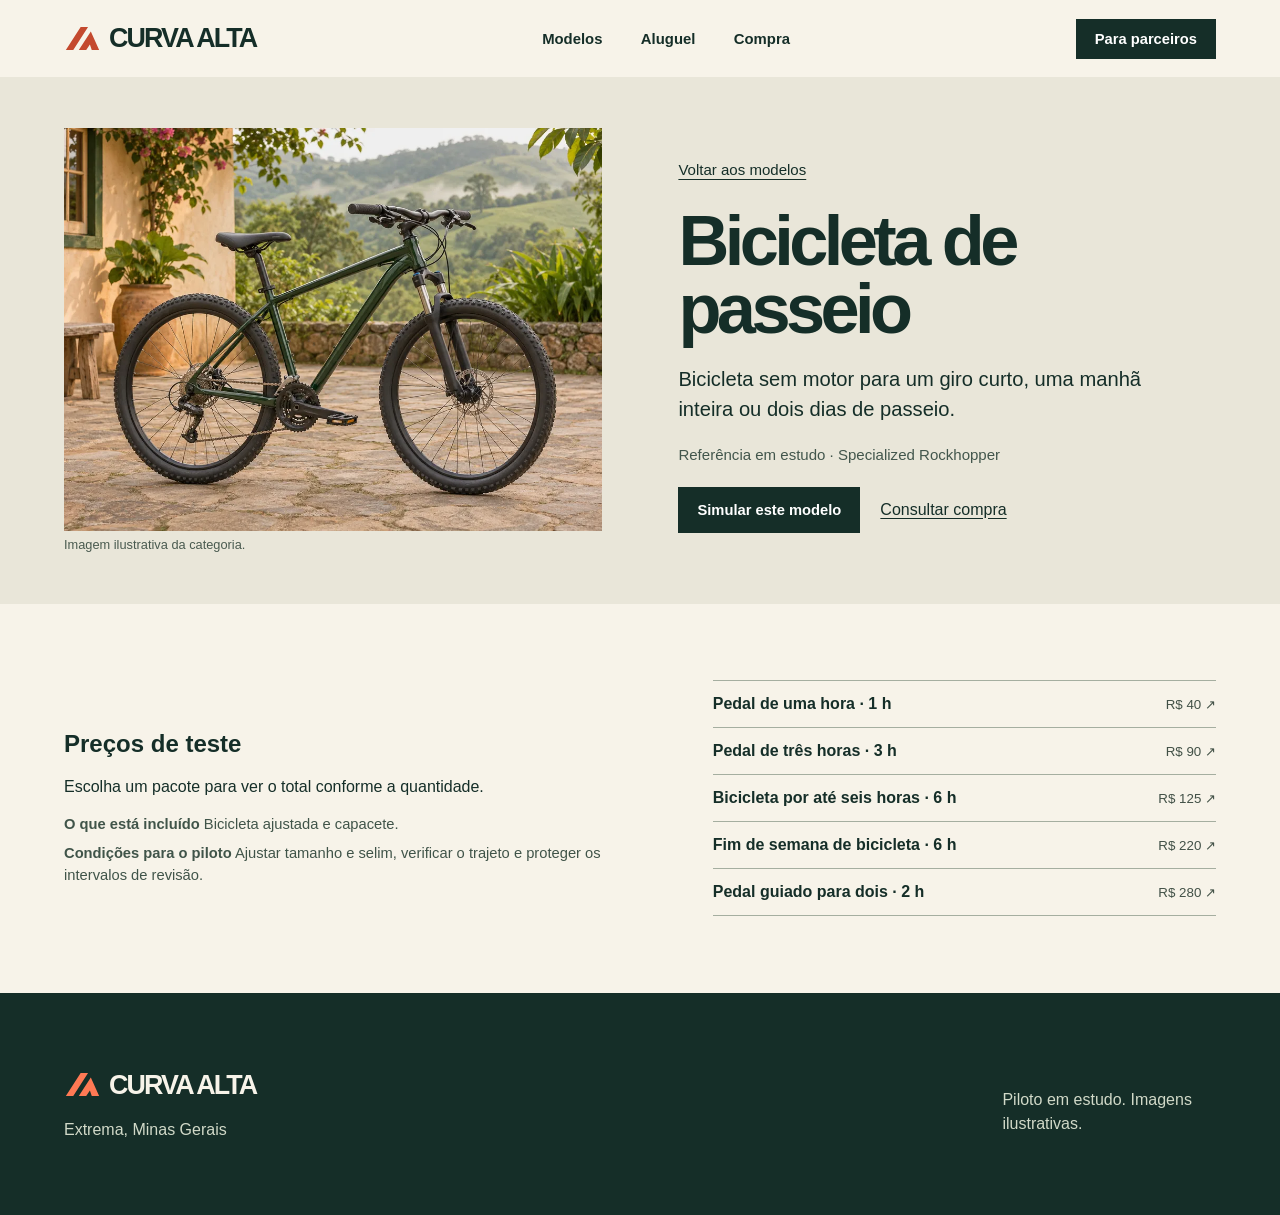
<file: bike.html>
<!doctype html><html lang="pt-BR"><head><meta charset="utf-8"><meta name="viewport" content="width=device-width,initial-scale=1"><meta name="theme-color" content="#152e28"><meta name="robots" content="noindex,nofollow"><meta name="referrer" content="no-referrer"><meta http-equiv="Content-Security-Policy" content="default-src 'self'; img-src 'self'; style-src 'self'; script-src 'self'; connect-src 'none'; form-action 'none'; base-uri 'none'; object-src 'none'"><title>Bicicleta de passeio · Curva Alta</title><meta name="description" content="Conheça a proposta da Curva Alta para passeios, mobilidade elétrica e quiosques parceiros em Extrema, Minas Gerais."><meta property="og:title" content="Bicicleta de passeio · Curva Alta"><meta property="og:description" content="Conheça a proposta da Curva Alta para passeios, mobilidade elétrica e quiosques parceiros em Extrema, Minas Gerais."><meta property="og:image" content="https://jowpurcinelli.github.io/curva-alta/assets/serra.webp"><link rel="stylesheet" href="assets/store.css"><link rel="stylesheet" href="assets/showroom.css"><link rel="stylesheet" href="assets/kiosk.css"><link rel="stylesheet" href="assets/demo.css"><link rel="stylesheet" href="assets/rental.css"><link rel="stylesheet" href="assets/vitrine.css?v=2"></head><body><a class="ca-skip" href="#principal">Pular para o conteúdo</a><header class="ca-header"><div class="ca-wrap ca-bar"><a class="ca-mark" href="index.html" aria-label="Curva Alta, início"><svg class="ca-sign" width="37" height="32" viewBox="0 0 40 34" fill="none" aria-hidden="true" focusable="false"><path d="M2 29 18 4h8L10 29H2Zm14 0L29 9l9 20h-8l-2-6-4 6h-8Z" fill="currentColor"/></svg>
<span class="ca-word">CURVA ALTA</span>
</a><nav class="ca-nav" aria-label="Navegação principal"><a href="index.html#modelos">Modelos</a><a href="aluguel.html">Aluguel</a><a href="compra.html">Compra</a></nav><a class="ca-header-cta" href="quiosque.html">Para parceiros</a><details class="ca-menu"><summary aria-label="Abrir menu"><span></span><span></span></summary><nav aria-label="Menu para celular"><a href="index.html#modelos">Modelos</a><a href="aluguel.html">Aluguel</a><a href="compra.html">Compra</a><a href="quiosque.html">Para parceiros</a></nav></details></div></header><main id="principal"><section class="ca-item-hero"><div class="ca-wrap ca-item-grid"><figure><img src="assets/bike.webp" width="840" height="630" alt="Bicicleta de passeio, imagem ilustrativa da categoria" decoding="async"><figcaption>Imagem ilustrativa da categoria.</figcaption></figure><div class="ca-item-copy"><a class="back" href="index.html#modelos">Voltar aos modelos</a><h1>Bicicleta de passeio</h1><p>Bicicleta sem motor para um giro curto, uma manhã inteira ou dois dias de passeio.</p><p class="ca-item-ref">Referência em estudo · Specialized Rockhopper</p><div class="rent-actions"><a class="ca-action" href="aluguel.html?modelo=bike#simulador">Simular este modelo</a><a class="rent-local" href="compra.html?modelo=bike#consulta-compra">Consultar compra</a></div></div></div></section><section class="ca-wrap rent-launch-block"><div><h2>Preços de teste</h2><p>Escolha um pacote para ver o total conforme a quantidade.</p><div class="rent-method"><p><strong>O que está incluído</strong> <span data-included>Bicicleta ajustada e capacete.</span></p><p><strong>Condições para o piloto</strong> <span data-requirements>Ajustar tamanho e selim, verificar o trajeto e proteger os intervalos de revisão.</span></p></div></div><ul class="rent-launch-list"><li><a href="aluguel.html?modelo=bike&amp;plano=bike-60#simulador"><strong>Pedal de uma hora · 1 h</strong><small>R$ 40 ↗</small></a></li><li><a href="aluguel.html?modelo=bike&amp;plano=bike-180#simulador"><strong>Pedal de três horas · 3 h</strong><small>R$ 90 ↗</small></a></li><li><a href="aluguel.html?modelo=bike&amp;plano=bike-dia#simulador"><strong>Bicicleta por até seis horas · 6 h</strong><small>R$ 125 ↗</small></a></li><li><a href="aluguel.html?modelo=bike&amp;plano=bike-fds#simulador"><strong>Fim de semana de bicicleta · 6 h</strong><small>R$ 220 ↗</small></a></li><li><a href="aluguel.html?modelo=bike&amp;plano=bike-guiado#simulador"><strong>Pedal guiado para dois · 2 h</strong><small>R$ 280 ↗</small></a></li></ul></section></main><footer class="ca-footer"><div class="ca-wrap ca-footer-inner"><div><a class="ca-mark" href="index.html" aria-label="Curva Alta, início"><svg class="ca-sign" width="37" height="32" viewBox="0 0 40 34" fill="none" aria-hidden="true" focusable="false"><path d="M2 29 18 4h8L10 29H2Zm14 0L29 9l9 20h-8l-2-6-4 6h-8Z" fill="currentColor"/></svg>
<span class="ca-word">CURVA ALTA</span>
</a><p>Extrema, Minas Gerais</p></div><p>Piloto em estudo. Imagens ilustrativas.</p></div></footer><script defer src="assets/demo.js"></script><script src="assets/vitrine.js" defer></script></body></html>
</file>
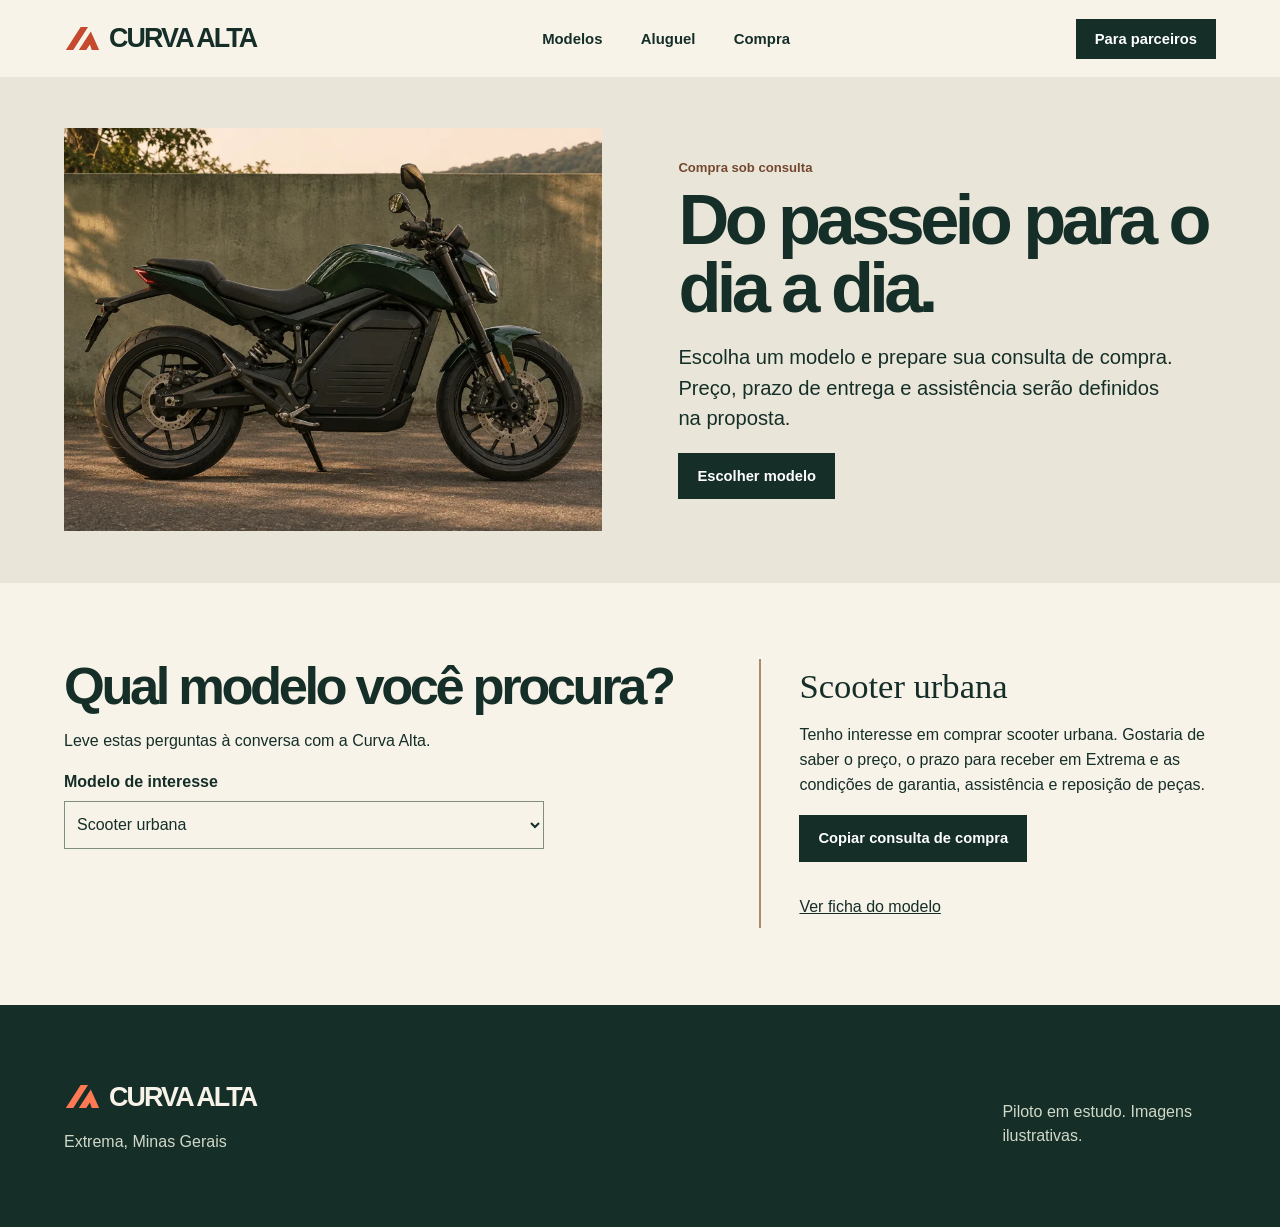
<file: compra.html>
<!doctype html><html lang="pt-BR"><head><meta charset="utf-8"><meta name="viewport" content="width=device-width,initial-scale=1"><meta name="theme-color" content="#152e28"><meta name="robots" content="noindex,nofollow"><meta name="referrer" content="no-referrer"><meta http-equiv="Content-Security-Policy" content="default-src 'self'; img-src 'self'; style-src 'self'; script-src 'self'; connect-src 'none'; form-action 'none'; base-uri 'none'; object-src 'none'"><title>Comprar depois de experimentar · Curva Alta</title><meta name="description" content="Conheça a proposta da Curva Alta para passeios, mobilidade elétrica e quiosques parceiros em Extrema, Minas Gerais."><meta property="og:title" content="Comprar depois de experimentar · Curva Alta"><meta property="og:description" content="Conheça a proposta da Curva Alta para passeios, mobilidade elétrica e quiosques parceiros em Extrema, Minas Gerais."><meta property="og:image" content="https://jowpurcinelli.github.io/curva-alta/assets/serra.webp"><link rel="stylesheet" href="assets/store.css"><link rel="stylesheet" href="assets/showroom.css"><link rel="stylesheet" href="assets/kiosk.css"><link rel="stylesheet" href="assets/demo.css"><link rel="stylesheet" href="assets/vitrine.css?v=2"></head><body><a class="ca-skip" href="#principal">Pular para o conteúdo</a><header class="ca-header"><div class="ca-wrap ca-bar"><a class="ca-mark" href="index.html" aria-label="Curva Alta, início"><svg class="ca-sign" width="37" height="32" viewBox="0 0 40 34" fill="none" aria-hidden="true" focusable="false"><path d="M2 29 18 4h8L10 29H2Zm14 0L29 9l9 20h-8l-2-6-4 6h-8Z" fill="currentColor"/></svg>
<span class="ca-word">CURVA ALTA</span>
</a><nav class="ca-nav" aria-label="Navegação principal"><a href="index.html#modelos">Modelos</a><a href="aluguel.html">Aluguel</a><a href="compra.html">Compra</a></nav><a class="ca-header-cta" href="quiosque.html">Para parceiros</a><details class="ca-menu"><summary aria-label="Abrir menu"><span></span><span></span></summary><nav aria-label="Menu para celular"><a href="index.html#modelos">Modelos</a><a href="aluguel.html">Aluguel</a><a href="compra.html">Compra</a><a href="quiosque.html">Para parceiros</a></nav></details></div></header><main id="principal"><section class="ca-item-hero"><div class="ca-wrap ca-item-grid"><figure><img src="assets/moto.webp" width="840" height="630" alt="Motocicleta elétrica, imagem ilustrativa" decoding="async"></figure><div class="ca-item-copy"><p class="ca-caption">Compra sob consulta</p><h1>Do passeio para o dia a dia.</h1><p>Escolha um modelo e prepare sua consulta de compra. Preço, prazo de entrega e assistência serão definidos na proposta.</p><a class="ca-action" href="#consulta-compra">Escolher modelo</a></div></div></section><section class="ca-wrap ca-inquiry-grid" id="consulta-compra"><div><h2>Qual modelo você procura?</h2><p>Leve estas perguntas à conversa com a Curva Alta.</p><label for="modelo-compra">Modelo de interesse</label><select id="modelo-compra"><option value="scooter">Scooter urbana</option><option value="retro">Scooter retrô</option><option value="moto">Moto elétrica</option><option value="bike">Bicicleta de passeio</option><option value="ebike">Bicicleta elétrica</option><option value="triciclo">Triciclo elétrico</option><option value="inline">Patins inline</option><option value="quad">Patins quad</option><option value="patinete">Patinete elétrico em pé</option></select></div><div class="ca-inquiry-response"><h3 data-buy-title>Consulta de compra</h3><p data-buy-copy>Gostaria de consultar preço, prazo de entrega, garantia e disponibilidade de peças para o modelo escolhido.</p><div class="ca-copy" data-copy="compra" hidden><button type="button" class="ca-action" data-copy-button>Copiar consulta de compra</button><p role="status" class="ca-copy-feedback" data-copy-message></p><label data-copy-fallback hidden>Selecione e copie o texto<textarea readonly rows="4"></textarea></label></div><a data-buy-link href="scooter.html" class="rent-local">Ver ficha do modelo</a></div></section></main><footer class="ca-footer"><div class="ca-wrap ca-footer-inner"><div><a class="ca-mark" href="index.html" aria-label="Curva Alta, início"><svg class="ca-sign" width="37" height="32" viewBox="0 0 40 34" fill="none" aria-hidden="true" focusable="false"><path d="M2 29 18 4h8L10 29H2Zm14 0L29 9l9 20h-8l-2-6-4 6h-8Z" fill="currentColor"/></svg>
<span class="ca-word">CURVA ALTA</span>
</a><p>Extrema, Minas Gerais</p></div><p>Piloto em estudo. Imagens ilustrativas.</p></div></footer><script defer src="assets/demo.js"></script><script src="assets/vitrine.js" defer></script></body></html>
</file>
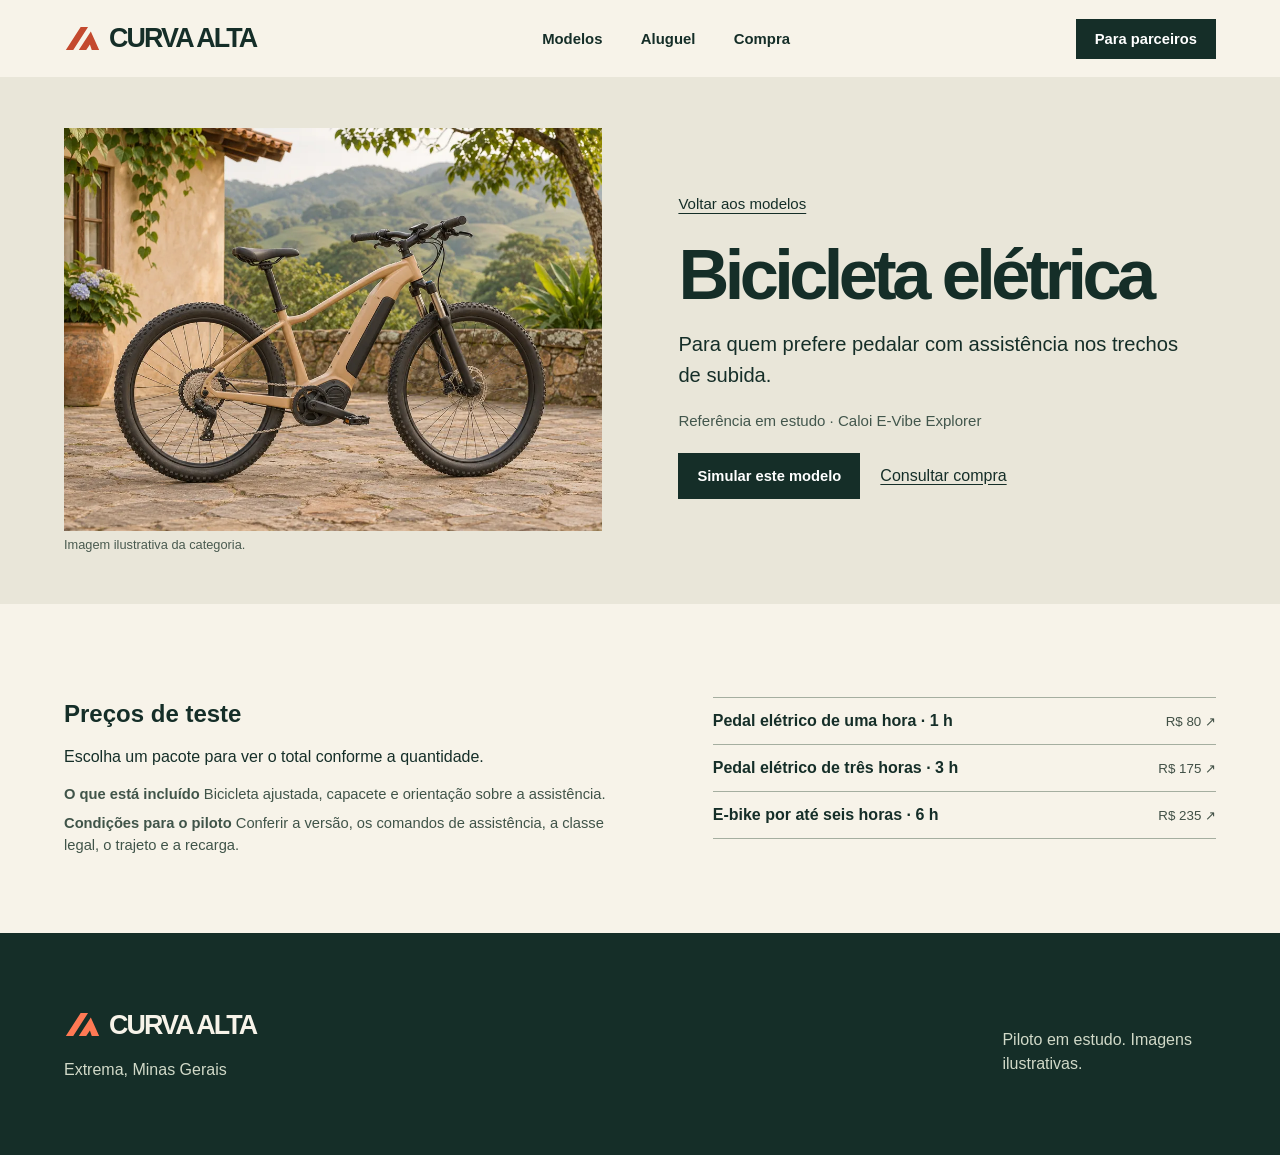
<file: ebike.html>
<!doctype html><html lang="pt-BR"><head><meta charset="utf-8"><meta name="viewport" content="width=device-width,initial-scale=1"><meta name="theme-color" content="#152e28"><meta name="robots" content="noindex,nofollow"><meta name="referrer" content="no-referrer"><meta http-equiv="Content-Security-Policy" content="default-src 'self'; img-src 'self'; style-src 'self'; script-src 'self'; connect-src 'none'; form-action 'none'; base-uri 'none'; object-src 'none'"><title>Bicicleta elétrica · Curva Alta</title><meta name="description" content="Conheça a proposta da Curva Alta para passeios, mobilidade elétrica e quiosques parceiros em Extrema, Minas Gerais."><meta property="og:title" content="Bicicleta elétrica · Curva Alta"><meta property="og:description" content="Conheça a proposta da Curva Alta para passeios, mobilidade elétrica e quiosques parceiros em Extrema, Minas Gerais."><meta property="og:image" content="https://jowpurcinelli.github.io/curva-alta/assets/serra.webp"><link rel="stylesheet" href="assets/store.css"><link rel="stylesheet" href="assets/showroom.css"><link rel="stylesheet" href="assets/kiosk.css"><link rel="stylesheet" href="assets/demo.css"><link rel="stylesheet" href="assets/rental.css"><link rel="stylesheet" href="assets/vitrine.css?v=2"></head><body><a class="ca-skip" href="#principal">Pular para o conteúdo</a><header class="ca-header"><div class="ca-wrap ca-bar"><a class="ca-mark" href="index.html" aria-label="Curva Alta, início"><svg class="ca-sign" width="37" height="32" viewBox="0 0 40 34" fill="none" aria-hidden="true" focusable="false"><path d="M2 29 18 4h8L10 29H2Zm14 0L29 9l9 20h-8l-2-6-4 6h-8Z" fill="currentColor"/></svg>
<span class="ca-word">CURVA ALTA</span>
</a><nav class="ca-nav" aria-label="Navegação principal"><a href="index.html#modelos">Modelos</a><a href="aluguel.html">Aluguel</a><a href="compra.html">Compra</a></nav><a class="ca-header-cta" href="quiosque.html">Para parceiros</a><details class="ca-menu"><summary aria-label="Abrir menu"><span></span><span></span></summary><nav aria-label="Menu para celular"><a href="index.html#modelos">Modelos</a><a href="aluguel.html">Aluguel</a><a href="compra.html">Compra</a><a href="quiosque.html">Para parceiros</a></nav></details></div></header><main id="principal"><section class="ca-item-hero"><div class="ca-wrap ca-item-grid"><figure><img src="assets/ebike.webp" width="840" height="630" alt="Bicicleta elétrica, imagem ilustrativa da categoria" decoding="async"><figcaption>Imagem ilustrativa da categoria.</figcaption></figure><div class="ca-item-copy"><a class="back" href="index.html#modelos">Voltar aos modelos</a><h1>Bicicleta elétrica</h1><p>Para quem prefere pedalar com assistência nos trechos de subida.</p><p class="ca-item-ref">Referência em estudo · Caloi E-Vibe Explorer</p><div class="rent-actions"><a class="ca-action" href="aluguel.html?modelo=ebike#simulador">Simular este modelo</a><a class="rent-local" href="compra.html?modelo=ebike#consulta-compra">Consultar compra</a></div></div></div></section><section class="ca-wrap rent-launch-block"><div><h2>Preços de teste</h2><p>Escolha um pacote para ver o total conforme a quantidade.</p><div class="rent-method"><p><strong>O que está incluído</strong> <span data-included>Bicicleta ajustada, capacete e orientação sobre a assistência.</span></p><p><strong>Condições para o piloto</strong> <span data-requirements>Conferir a versão, os comandos de assistência, a classe legal, o trajeto e a recarga.</span></p></div></div><ul class="rent-launch-list"><li><a href="aluguel.html?modelo=ebike&amp;plano=ebike-60#simulador"><strong>Pedal elétrico de uma hora · 1 h</strong><small>R$ 80 ↗</small></a></li><li><a href="aluguel.html?modelo=ebike&amp;plano=ebike-180#simulador"><strong>Pedal elétrico de três horas · 3 h</strong><small>R$ 175 ↗</small></a></li><li><a href="aluguel.html?modelo=ebike&amp;plano=ebike-dia#simulador"><strong>E-bike por até seis horas · 6 h</strong><small>R$ 235 ↗</small></a></li></ul></section></main><footer class="ca-footer"><div class="ca-wrap ca-footer-inner"><div><a class="ca-mark" href="index.html" aria-label="Curva Alta, início"><svg class="ca-sign" width="37" height="32" viewBox="0 0 40 34" fill="none" aria-hidden="true" focusable="false"><path d="M2 29 18 4h8L10 29H2Zm14 0L29 9l9 20h-8l-2-6-4 6h-8Z" fill="currentColor"/></svg>
<span class="ca-word">CURVA ALTA</span>
</a><p>Extrema, Minas Gerais</p></div><p>Piloto em estudo. Imagens ilustrativas.</p></div></footer><script defer src="assets/demo.js"></script><script src="assets/vitrine.js" defer></script></body></html>
</file>
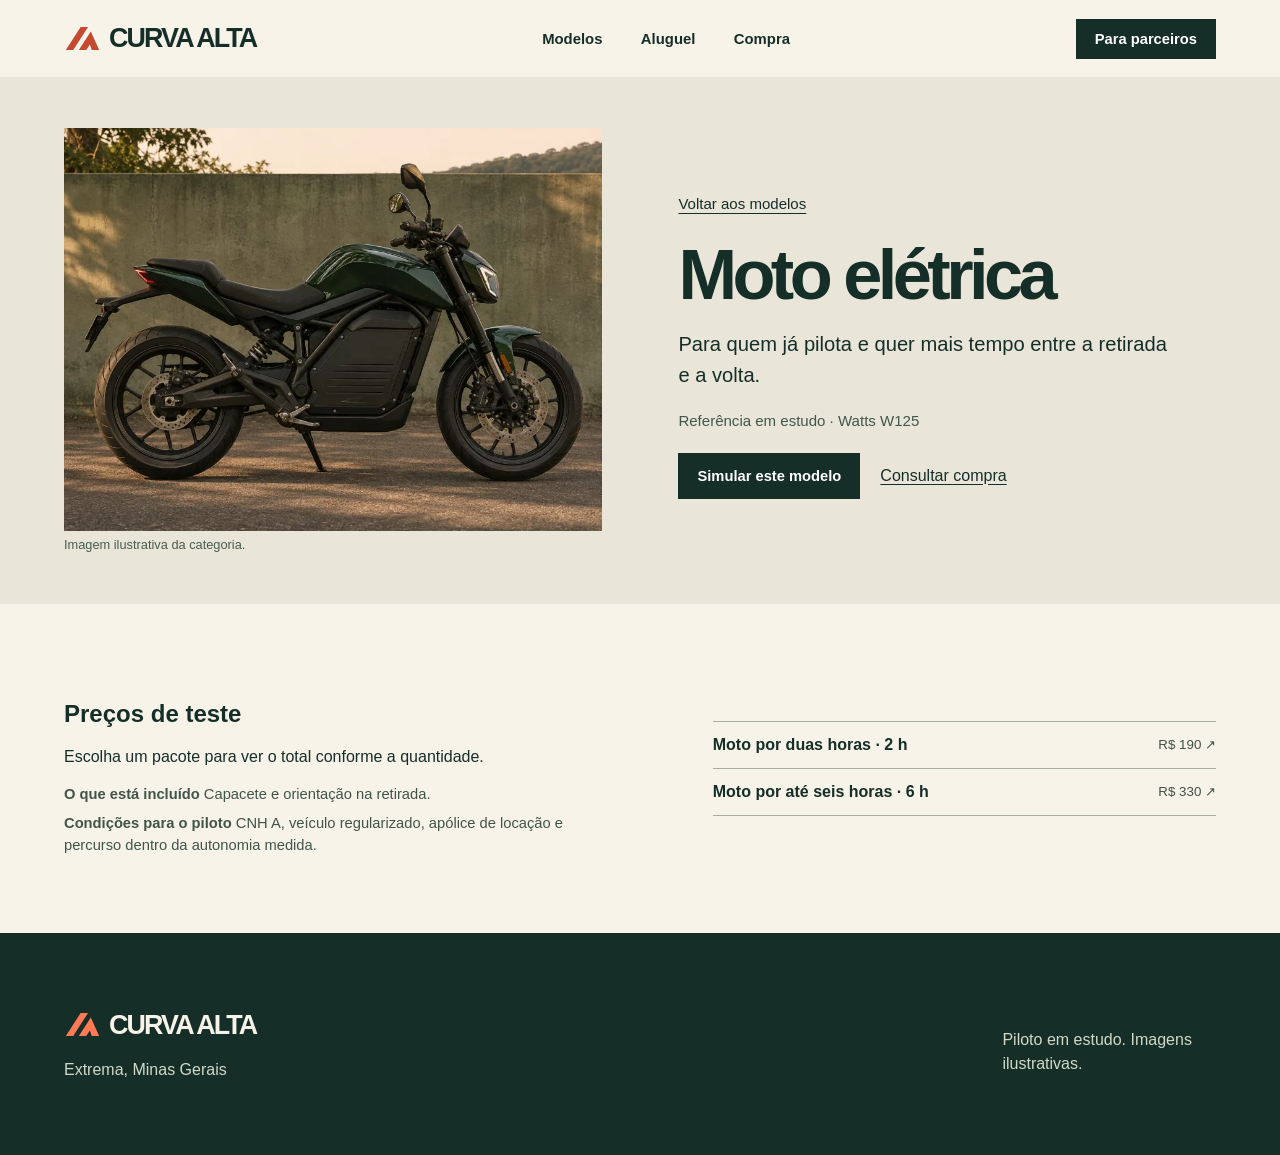
<file: moto.html>
<!doctype html><html lang="pt-BR"><head><meta charset="utf-8"><meta name="viewport" content="width=device-width,initial-scale=1"><meta name="theme-color" content="#152e28"><meta name="robots" content="noindex,nofollow"><meta name="referrer" content="no-referrer"><meta http-equiv="Content-Security-Policy" content="default-src 'self'; img-src 'self'; style-src 'self'; script-src 'self'; connect-src 'none'; form-action 'none'; base-uri 'none'; object-src 'none'"><title>Moto elétrica · Curva Alta</title><meta name="description" content="Conheça a proposta da Curva Alta para passeios, mobilidade elétrica e quiosques parceiros em Extrema, Minas Gerais."><meta property="og:title" content="Moto elétrica · Curva Alta"><meta property="og:description" content="Conheça a proposta da Curva Alta para passeios, mobilidade elétrica e quiosques parceiros em Extrema, Minas Gerais."><meta property="og:image" content="https://jowpurcinelli.github.io/curva-alta/assets/serra.webp"><link rel="stylesheet" href="assets/store.css"><link rel="stylesheet" href="assets/showroom.css"><link rel="stylesheet" href="assets/kiosk.css"><link rel="stylesheet" href="assets/demo.css"><link rel="stylesheet" href="assets/rental.css"><link rel="stylesheet" href="assets/vitrine.css?v=2"></head><body><a class="ca-skip" href="#principal">Pular para o conteúdo</a><header class="ca-header"><div class="ca-wrap ca-bar"><a class="ca-mark" href="index.html" aria-label="Curva Alta, início"><svg class="ca-sign" width="37" height="32" viewBox="0 0 40 34" fill="none" aria-hidden="true" focusable="false"><path d="M2 29 18 4h8L10 29H2Zm14 0L29 9l9 20h-8l-2-6-4 6h-8Z" fill="currentColor"/></svg>
<span class="ca-word">CURVA ALTA</span>
</a><nav class="ca-nav" aria-label="Navegação principal"><a href="index.html#modelos">Modelos</a><a href="aluguel.html">Aluguel</a><a href="compra.html">Compra</a></nav><a class="ca-header-cta" href="quiosque.html">Para parceiros</a><details class="ca-menu"><summary aria-label="Abrir menu"><span></span><span></span></summary><nav aria-label="Menu para celular"><a href="index.html#modelos">Modelos</a><a href="aluguel.html">Aluguel</a><a href="compra.html">Compra</a><a href="quiosque.html">Para parceiros</a></nav></details></div></header><main id="principal"><section class="ca-item-hero"><div class="ca-wrap ca-item-grid"><figure><img src="assets/moto.webp" width="840" height="630" alt="Moto elétrica, imagem ilustrativa da categoria" decoding="async"><figcaption>Imagem ilustrativa da categoria.</figcaption></figure><div class="ca-item-copy"><a class="back" href="index.html#modelos">Voltar aos modelos</a><h1>Moto elétrica</h1><p>Para quem já pilota e quer mais tempo entre a retirada e a volta.</p><p class="ca-item-ref">Referência em estudo · Watts W125</p><div class="rent-actions"><a class="ca-action" href="aluguel.html?modelo=moto#simulador">Simular este modelo</a><a class="rent-local" href="compra.html?modelo=moto#consulta-compra">Consultar compra</a></div></div></div></section><section class="ca-wrap rent-launch-block"><div><h2>Preços de teste</h2><p>Escolha um pacote para ver o total conforme a quantidade.</p><div class="rent-method"><p><strong>O que está incluído</strong> <span data-included>Capacete e orientação na retirada.</span></p><p><strong>Condições para o piloto</strong> <span data-requirements>CNH A, veículo regularizado, apólice de locação e percurso dentro da autonomia medida.</span></p></div></div><ul class="rent-launch-list"><li><a href="aluguel.html?modelo=moto&amp;plano=moto-120#simulador"><strong>Moto por duas horas · 2 h</strong><small>R$ 190 ↗</small></a></li><li><a href="aluguel.html?modelo=moto&amp;plano=moto-dia#simulador"><strong>Moto por até seis horas · 6 h</strong><small>R$ 330 ↗</small></a></li></ul></section></main><footer class="ca-footer"><div class="ca-wrap ca-footer-inner"><div><a class="ca-mark" href="index.html" aria-label="Curva Alta, início"><svg class="ca-sign" width="37" height="32" viewBox="0 0 40 34" fill="none" aria-hidden="true" focusable="false"><path d="M2 29 18 4h8L10 29H2Zm14 0L29 9l9 20h-8l-2-6-4 6h-8Z" fill="currentColor"/></svg>
<span class="ca-word">CURVA ALTA</span>
</a><p>Extrema, Minas Gerais</p></div><p>Piloto em estudo. Imagens ilustrativas.</p></div></footer><script defer src="assets/demo.js"></script><script src="assets/vitrine.js" defer></script></body></html>
</file>
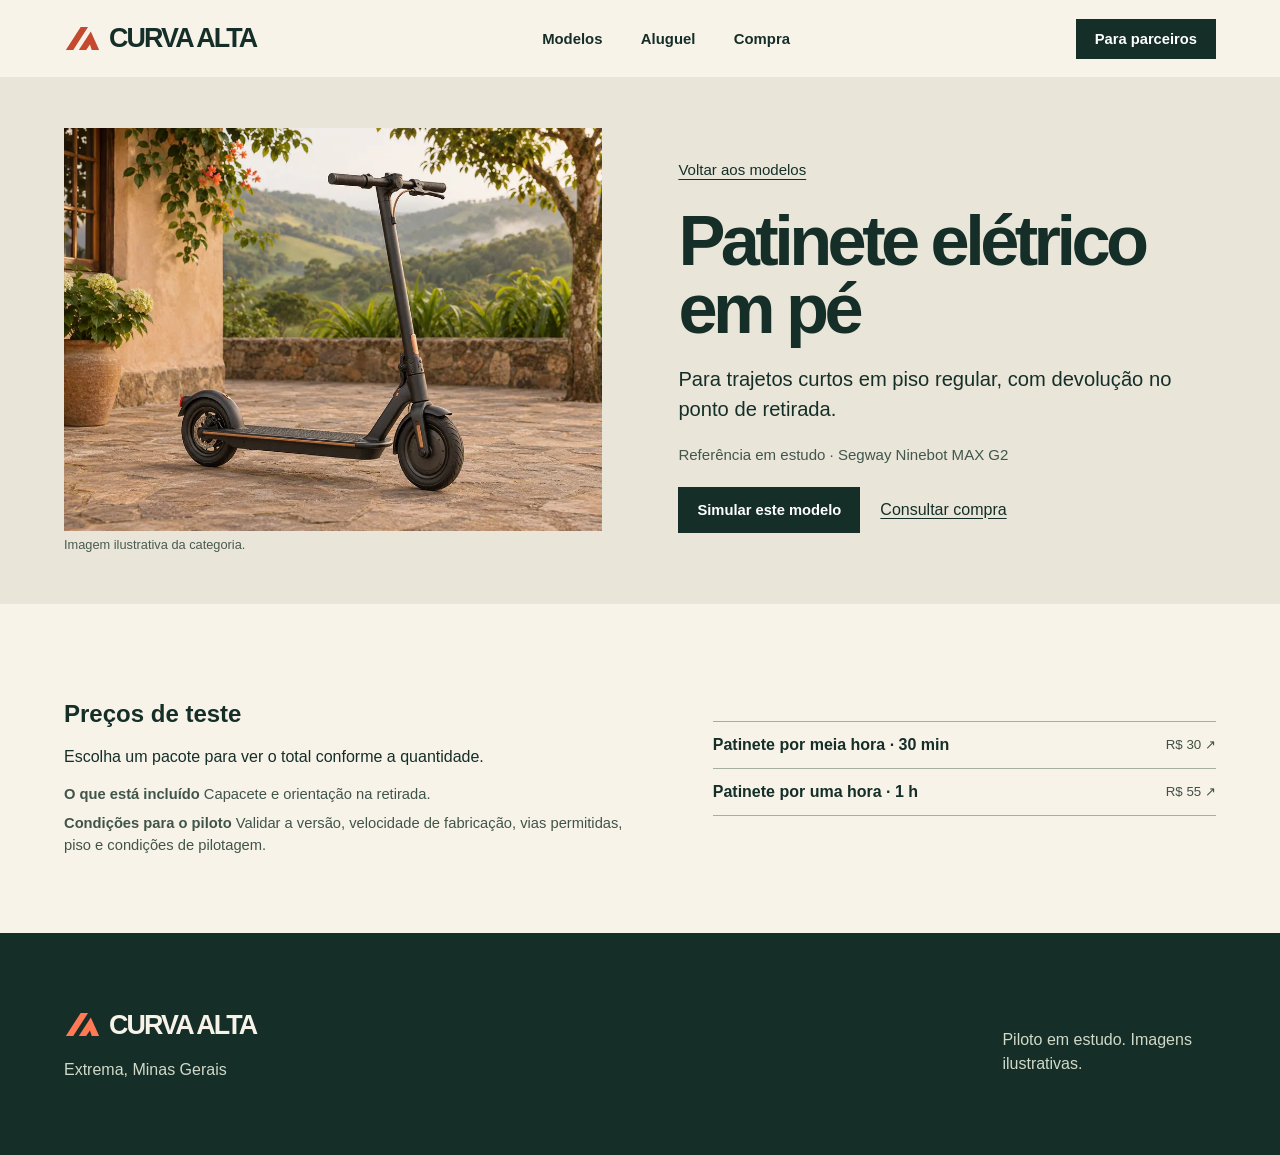
<file: patinete.html>
<!doctype html><html lang="pt-BR"><head><meta charset="utf-8"><meta name="viewport" content="width=device-width,initial-scale=1"><meta name="theme-color" content="#152e28"><meta name="robots" content="noindex,nofollow"><meta name="referrer" content="no-referrer"><meta http-equiv="Content-Security-Policy" content="default-src 'self'; img-src 'self'; style-src 'self'; script-src 'self'; connect-src 'none'; form-action 'none'; base-uri 'none'; object-src 'none'"><title>Patinete elétrico em pé · Curva Alta</title><meta name="description" content="Conheça a proposta da Curva Alta para passeios, mobilidade elétrica e quiosques parceiros em Extrema, Minas Gerais."><meta property="og:title" content="Patinete elétrico em pé · Curva Alta"><meta property="og:description" content="Conheça a proposta da Curva Alta para passeios, mobilidade elétrica e quiosques parceiros em Extrema, Minas Gerais."><meta property="og:image" content="https://jowpurcinelli.github.io/curva-alta/assets/serra.webp"><link rel="stylesheet" href="assets/store.css"><link rel="stylesheet" href="assets/showroom.css"><link rel="stylesheet" href="assets/kiosk.css"><link rel="stylesheet" href="assets/demo.css"><link rel="stylesheet" href="assets/rental.css"><link rel="stylesheet" href="assets/vitrine.css?v=2"></head><body><a class="ca-skip" href="#principal">Pular para o conteúdo</a><header class="ca-header"><div class="ca-wrap ca-bar"><a class="ca-mark" href="index.html" aria-label="Curva Alta, início"><svg class="ca-sign" width="37" height="32" viewBox="0 0 40 34" fill="none" aria-hidden="true" focusable="false"><path d="M2 29 18 4h8L10 29H2Zm14 0L29 9l9 20h-8l-2-6-4 6h-8Z" fill="currentColor"/></svg>
<span class="ca-word">CURVA ALTA</span>
</a><nav class="ca-nav" aria-label="Navegação principal"><a href="index.html#modelos">Modelos</a><a href="aluguel.html">Aluguel</a><a href="compra.html">Compra</a></nav><a class="ca-header-cta" href="quiosque.html">Para parceiros</a><details class="ca-menu"><summary aria-label="Abrir menu"><span></span><span></span></summary><nav aria-label="Menu para celular"><a href="index.html#modelos">Modelos</a><a href="aluguel.html">Aluguel</a><a href="compra.html">Compra</a><a href="quiosque.html">Para parceiros</a></nav></details></div></header><main id="principal"><section class="ca-item-hero"><div class="ca-wrap ca-item-grid"><figure><img src="assets/patinete.webp" width="840" height="630" alt="Patinete elétrico em pé, imagem ilustrativa da categoria" decoding="async"><figcaption>Imagem ilustrativa da categoria.</figcaption></figure><div class="ca-item-copy"><a class="back" href="index.html#modelos">Voltar aos modelos</a><h1>Patinete elétrico em pé</h1><p>Para trajetos curtos em piso regular, com devolução no ponto de retirada.</p><p class="ca-item-ref">Referência em estudo · Segway Ninebot MAX G2</p><div class="rent-actions"><a class="ca-action" href="aluguel.html?modelo=patinete#simulador">Simular este modelo</a><a class="rent-local" href="compra.html?modelo=patinete#consulta-compra">Consultar compra</a></div></div></div></section><section class="ca-wrap rent-launch-block"><div><h2>Preços de teste</h2><p>Escolha um pacote para ver o total conforme a quantidade.</p><div class="rent-method"><p><strong>O que está incluído</strong> <span data-included>Capacete e orientação na retirada.</span></p><p><strong>Condições para o piloto</strong> <span data-requirements>Validar a versão, velocidade de fabricação, vias permitidas, piso e condições de pilotagem.</span></p></div></div><ul class="rent-launch-list"><li><a href="aluguel.html?modelo=patinete&amp;plano=patinete-30#simulador"><strong>Patinete por meia hora · 30 min</strong><small>R$ 30 ↗</small></a></li><li><a href="aluguel.html?modelo=patinete&amp;plano=patinete-60#simulador"><strong>Patinete por uma hora · 1 h</strong><small>R$ 55 ↗</small></a></li></ul></section></main><footer class="ca-footer"><div class="ca-wrap ca-footer-inner"><div><a class="ca-mark" href="index.html" aria-label="Curva Alta, início"><svg class="ca-sign" width="37" height="32" viewBox="0 0 40 34" fill="none" aria-hidden="true" focusable="false"><path d="M2 29 18 4h8L10 29H2Zm14 0L29 9l9 20h-8l-2-6-4 6h-8Z" fill="currentColor"/></svg>
<span class="ca-word">CURVA ALTA</span>
</a><p>Extrema, Minas Gerais</p></div><p>Piloto em estudo. Imagens ilustrativas.</p></div></footer><script defer src="assets/demo.js"></script><script src="assets/vitrine.js" defer></script></body></html>
</file>
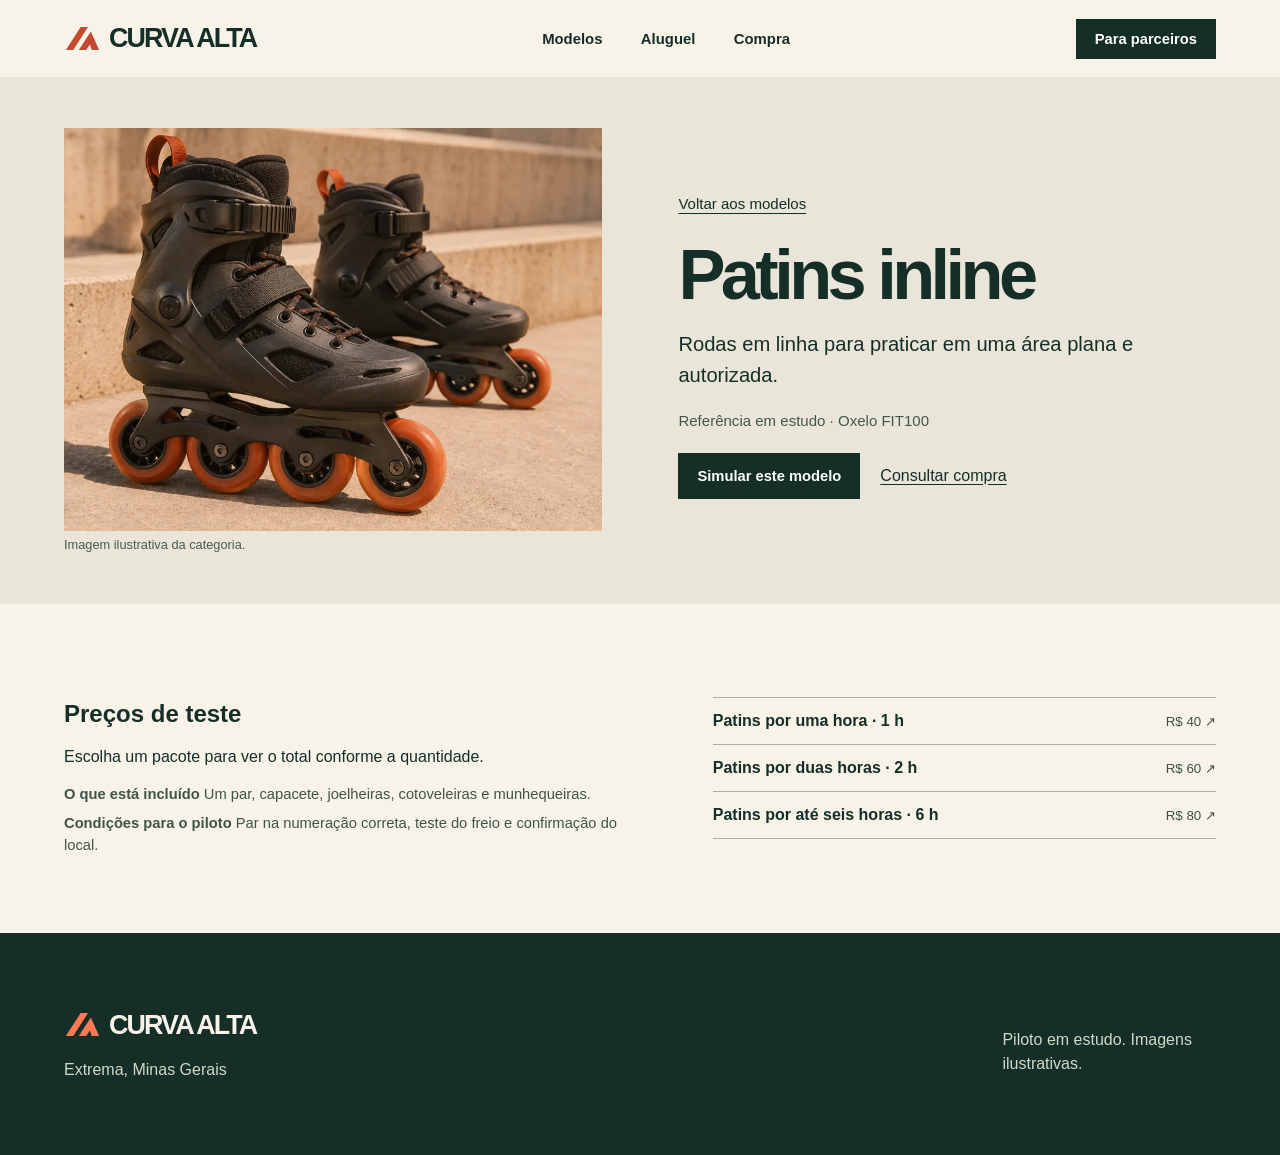
<file: patins.html>
<!doctype html><html lang="pt-BR"><head><meta charset="utf-8"><meta name="viewport" content="width=device-width,initial-scale=1"><meta name="theme-color" content="#152e28"><meta name="robots" content="noindex,nofollow"><meta name="referrer" content="no-referrer"><meta http-equiv="Content-Security-Policy" content="default-src 'self'; img-src 'self'; style-src 'self'; script-src 'self'; connect-src 'none'; form-action 'none'; base-uri 'none'; object-src 'none'"><title>Patins inline · Curva Alta</title><meta name="description" content="Conheça a proposta da Curva Alta para passeios, mobilidade elétrica e quiosques parceiros em Extrema, Minas Gerais."><meta property="og:title" content="Patins inline · Curva Alta"><meta property="og:description" content="Conheça a proposta da Curva Alta para passeios, mobilidade elétrica e quiosques parceiros em Extrema, Minas Gerais."><meta property="og:image" content="https://jowpurcinelli.github.io/curva-alta/assets/serra.webp"><link rel="stylesheet" href="assets/store.css"><link rel="stylesheet" href="assets/showroom.css"><link rel="stylesheet" href="assets/kiosk.css"><link rel="stylesheet" href="assets/demo.css"><link rel="stylesheet" href="assets/rental.css"><link rel="stylesheet" href="assets/vitrine.css?v=2"></head><body><a class="ca-skip" href="#principal">Pular para o conteúdo</a><header class="ca-header"><div class="ca-wrap ca-bar"><a class="ca-mark" href="index.html" aria-label="Curva Alta, início"><svg class="ca-sign" width="37" height="32" viewBox="0 0 40 34" fill="none" aria-hidden="true" focusable="false"><path d="M2 29 18 4h8L10 29H2Zm14 0L29 9l9 20h-8l-2-6-4 6h-8Z" fill="currentColor"/></svg>
<span class="ca-word">CURVA ALTA</span>
</a><nav class="ca-nav" aria-label="Navegação principal"><a href="index.html#modelos">Modelos</a><a href="aluguel.html">Aluguel</a><a href="compra.html">Compra</a></nav><a class="ca-header-cta" href="quiosque.html">Para parceiros</a><details class="ca-menu"><summary aria-label="Abrir menu"><span></span><span></span></summary><nav aria-label="Menu para celular"><a href="index.html#modelos">Modelos</a><a href="aluguel.html">Aluguel</a><a href="compra.html">Compra</a><a href="quiosque.html">Para parceiros</a></nav></details></div></header><main id="principal"><section class="ca-item-hero"><div class="ca-wrap ca-item-grid"><figure><img src="assets/patins.webp" width="840" height="630" alt="Patins inline, imagem ilustrativa da categoria" decoding="async"><figcaption>Imagem ilustrativa da categoria.</figcaption></figure><div class="ca-item-copy"><a class="back" href="index.html#modelos">Voltar aos modelos</a><h1>Patins inline</h1><p>Rodas em linha para praticar em uma área plana e autorizada.</p><p class="ca-item-ref">Referência em estudo · Oxelo FIT100</p><div class="rent-actions"><a class="ca-action" href="aluguel.html?modelo=inline#simulador">Simular este modelo</a><a class="rent-local" href="compra.html?modelo=inline#consulta-compra">Consultar compra</a></div></div></div></section><section class="ca-wrap rent-launch-block"><div><h2>Preços de teste</h2><p>Escolha um pacote para ver o total conforme a quantidade.</p><div class="rent-method"><p><strong>O que está incluído</strong> <span data-included>Um par, capacete, joelheiras, cotoveleiras e munhequeiras.</span></p><p><strong>Condições para o piloto</strong> <span data-requirements>Par na numeração correta, teste do freio e confirmação do local.</span></p></div></div><ul class="rent-launch-list"><li><a href="aluguel.html?modelo=inline&amp;plano=inline-60#simulador"><strong>Patins por uma hora · 1 h</strong><small>R$ 40 ↗</small></a></li><li><a href="aluguel.html?modelo=inline&amp;plano=inline-120#simulador"><strong>Patins por duas horas · 2 h</strong><small>R$ 60 ↗</small></a></li><li><a href="aluguel.html?modelo=inline&amp;plano=inline-dia#simulador"><strong>Patins por até seis horas · 6 h</strong><small>R$ 80 ↗</small></a></li></ul></section></main><footer class="ca-footer"><div class="ca-wrap ca-footer-inner"><div><a class="ca-mark" href="index.html" aria-label="Curva Alta, início"><svg class="ca-sign" width="37" height="32" viewBox="0 0 40 34" fill="none" aria-hidden="true" focusable="false"><path d="M2 29 18 4h8L10 29H2Zm14 0L29 9l9 20h-8l-2-6-4 6h-8Z" fill="currentColor"/></svg>
<span class="ca-word">CURVA ALTA</span>
</a><p>Extrema, Minas Gerais</p></div><p>Piloto em estudo. Imagens ilustrativas.</p></div></footer><script defer src="assets/demo.js"></script><script src="assets/vitrine.js" defer></script></body></html>
</file>
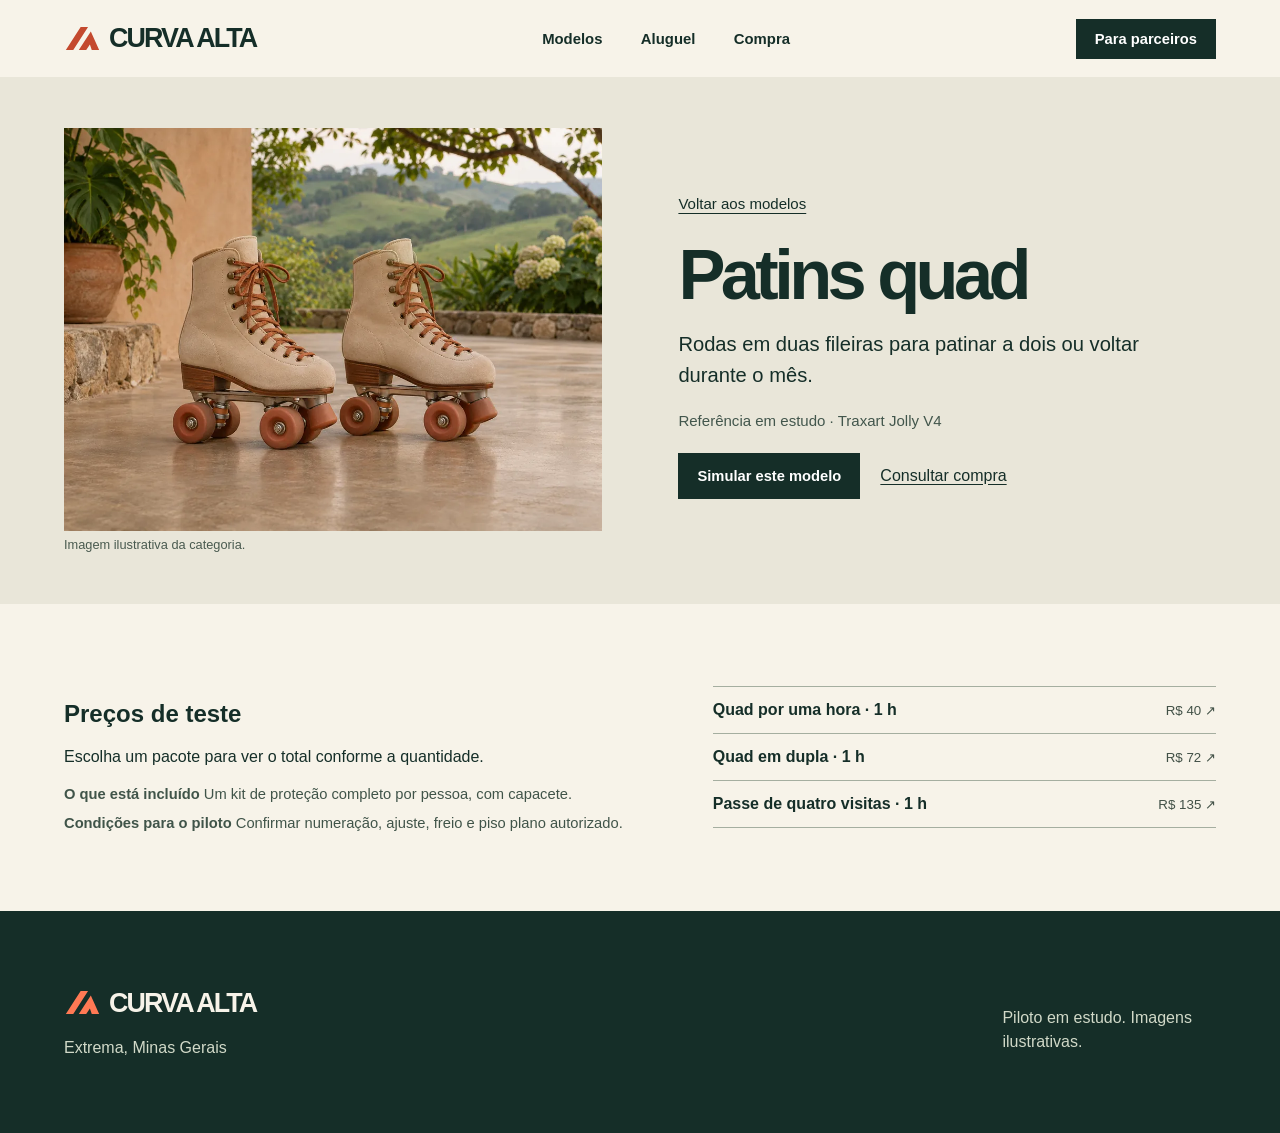
<file: quad.html>
<!doctype html><html lang="pt-BR"><head><meta charset="utf-8"><meta name="viewport" content="width=device-width,initial-scale=1"><meta name="theme-color" content="#152e28"><meta name="robots" content="noindex,nofollow"><meta name="referrer" content="no-referrer"><meta http-equiv="Content-Security-Policy" content="default-src 'self'; img-src 'self'; style-src 'self'; script-src 'self'; connect-src 'none'; form-action 'none'; base-uri 'none'; object-src 'none'"><title>Patins quad · Curva Alta</title><meta name="description" content="Conheça a proposta da Curva Alta para passeios, mobilidade elétrica e quiosques parceiros em Extrema, Minas Gerais."><meta property="og:title" content="Patins quad · Curva Alta"><meta property="og:description" content="Conheça a proposta da Curva Alta para passeios, mobilidade elétrica e quiosques parceiros em Extrema, Minas Gerais."><meta property="og:image" content="https://jowpurcinelli.github.io/curva-alta/assets/serra.webp"><link rel="stylesheet" href="assets/store.css"><link rel="stylesheet" href="assets/showroom.css"><link rel="stylesheet" href="assets/kiosk.css"><link rel="stylesheet" href="assets/demo.css"><link rel="stylesheet" href="assets/rental.css"><link rel="stylesheet" href="assets/vitrine.css?v=2"></head><body><a class="ca-skip" href="#principal">Pular para o conteúdo</a><header class="ca-header"><div class="ca-wrap ca-bar"><a class="ca-mark" href="index.html" aria-label="Curva Alta, início"><svg class="ca-sign" width="37" height="32" viewBox="0 0 40 34" fill="none" aria-hidden="true" focusable="false"><path d="M2 29 18 4h8L10 29H2Zm14 0L29 9l9 20h-8l-2-6-4 6h-8Z" fill="currentColor"/></svg>
<span class="ca-word">CURVA ALTA</span>
</a><nav class="ca-nav" aria-label="Navegação principal"><a href="index.html#modelos">Modelos</a><a href="aluguel.html">Aluguel</a><a href="compra.html">Compra</a></nav><a class="ca-header-cta" href="quiosque.html">Para parceiros</a><details class="ca-menu"><summary aria-label="Abrir menu"><span></span><span></span></summary><nav aria-label="Menu para celular"><a href="index.html#modelos">Modelos</a><a href="aluguel.html">Aluguel</a><a href="compra.html">Compra</a><a href="quiosque.html">Para parceiros</a></nav></details></div></header><main id="principal"><section class="ca-item-hero"><div class="ca-wrap ca-item-grid"><figure><img src="assets/quad.webp" width="840" height="630" alt="Patins quad, imagem ilustrativa da categoria" decoding="async"><figcaption>Imagem ilustrativa da categoria.</figcaption></figure><div class="ca-item-copy"><a class="back" href="index.html#modelos">Voltar aos modelos</a><h1>Patins quad</h1><p>Rodas em duas fileiras para patinar a dois ou voltar durante o mês.</p><p class="ca-item-ref">Referência em estudo · Traxart Jolly V4</p><div class="rent-actions"><a class="ca-action" href="aluguel.html?modelo=quad#simulador">Simular este modelo</a><a class="rent-local" href="compra.html?modelo=quad#consulta-compra">Consultar compra</a></div></div></div></section><section class="ca-wrap rent-launch-block"><div><h2>Preços de teste</h2><p>Escolha um pacote para ver o total conforme a quantidade.</p><div class="rent-method"><p><strong>O que está incluído</strong> <span data-included>Um kit de proteção completo por pessoa, com capacete.</span></p><p><strong>Condições para o piloto</strong> <span data-requirements>Confirmar numeração, ajuste, freio e piso plano autorizado.</span></p></div></div><ul class="rent-launch-list"><li><a href="aluguel.html?modelo=quad&amp;plano=quad-60#simulador"><strong>Quad por uma hora · 1 h</strong><small>R$ 40 ↗</small></a></li><li><a href="aluguel.html?modelo=quad&amp;plano=quad-dupla#simulador"><strong>Quad em dupla · 1 h</strong><small>R$ 72 ↗</small></a></li><li><a href="aluguel.html?modelo=quad&amp;plano=quad-passe#simulador"><strong>Passe de quatro visitas · 1 h</strong><small>R$ 135 ↗</small></a></li></ul></section></main><footer class="ca-footer"><div class="ca-wrap ca-footer-inner"><div><a class="ca-mark" href="index.html" aria-label="Curva Alta, início"><svg class="ca-sign" width="37" height="32" viewBox="0 0 40 34" fill="none" aria-hidden="true" focusable="false"><path d="M2 29 18 4h8L10 29H2Zm14 0L29 9l9 20h-8l-2-6-4 6h-8Z" fill="currentColor"/></svg>
<span class="ca-word">CURVA ALTA</span>
</a><p>Extrema, Minas Gerais</p></div><p>Piloto em estudo. Imagens ilustrativas.</p></div></footer><script defer src="assets/demo.js"></script><script src="assets/vitrine.js" defer></script></body></html>
</file>
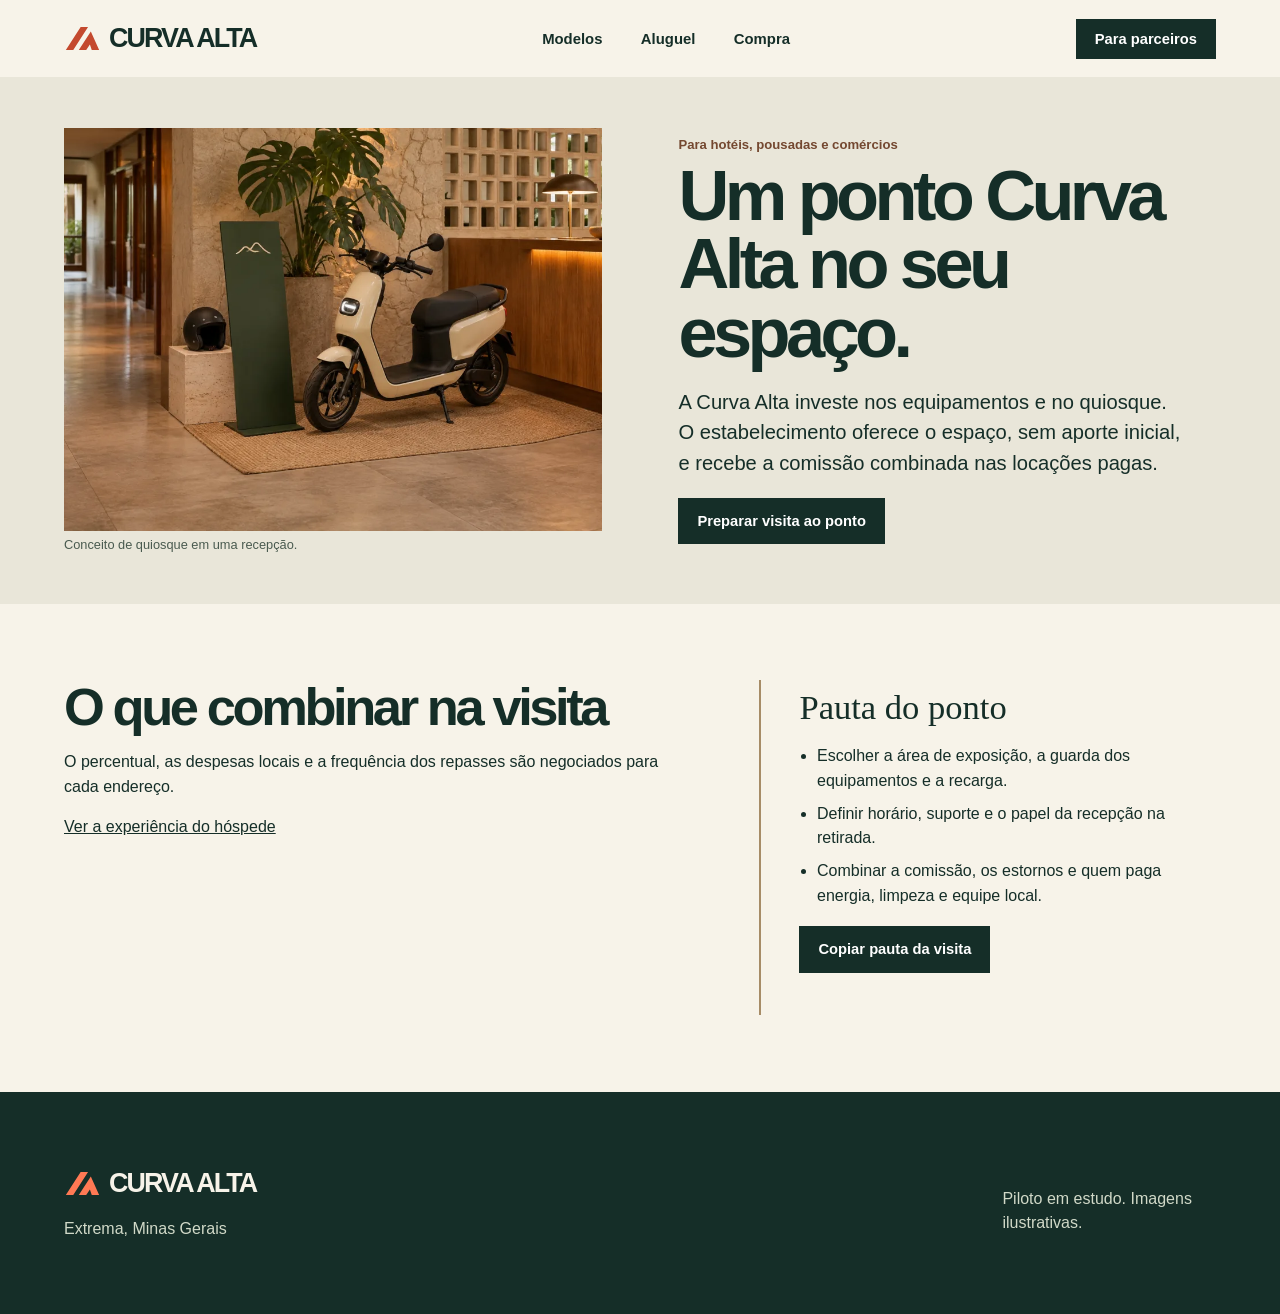
<file: quiosque.html>
<!doctype html><html lang="pt-BR"><head><meta charset="utf-8"><meta name="viewport" content="width=device-width,initial-scale=1"><meta name="theme-color" content="#152e28"><meta name="robots" content="noindex,nofollow"><meta name="referrer" content="no-referrer"><meta http-equiv="Content-Security-Policy" content="default-src 'self'; img-src 'self'; style-src 'self'; script-src 'self'; connect-src 'none'; form-action 'none'; base-uri 'none'; object-src 'none'"><title>Um quiosque no seu hotel ou na sua loja. · Curva Alta</title><meta name="description" content="Conheça a proposta da Curva Alta para passeios, mobilidade elétrica e quiosques parceiros em Extrema, Minas Gerais."><meta property="og:title" content="Um quiosque no seu hotel ou na sua loja. · Curva Alta"><meta property="og:description" content="Conheça a proposta da Curva Alta para passeios, mobilidade elétrica e quiosques parceiros em Extrema, Minas Gerais."><meta property="og:image" content="https://jowpurcinelli.github.io/curva-alta/assets/serra.webp"><link rel="stylesheet" href="assets/store.css"><link rel="stylesheet" href="assets/showroom.css"><link rel="stylesheet" href="assets/kiosk.css"><link rel="stylesheet" href="assets/demo.css"><link rel="stylesheet" href="assets/vitrine.css?v=2"></head><body><a class="ca-skip" href="#principal">Pular para o conteúdo</a><header class="ca-header"><div class="ca-wrap ca-bar"><a class="ca-mark" href="index.html" aria-label="Curva Alta, início"><svg class="ca-sign" width="37" height="32" viewBox="0 0 40 34" fill="none" aria-hidden="true" focusable="false"><path d="M2 29 18 4h8L10 29H2Zm14 0L29 9l9 20h-8l-2-6-4 6h-8Z" fill="currentColor"/></svg>
<span class="ca-word">CURVA ALTA</span>
</a><nav class="ca-nav" aria-label="Navegação principal"><a href="index.html#modelos">Modelos</a><a href="aluguel.html">Aluguel</a><a href="compra.html">Compra</a></nav><a class="ca-header-cta" href="quiosque.html">Para parceiros</a><details class="ca-menu"><summary aria-label="Abrir menu"><span></span><span></span></summary><nav aria-label="Menu para celular"><a href="index.html#modelos">Modelos</a><a href="aluguel.html">Aluguel</a><a href="compra.html">Compra</a><a href="quiosque.html">Para parceiros</a></nav></details></div></header><main id="principal"><section class="ca-item-hero"><div class="ca-wrap ca-item-grid"><figure><img src="assets/quiosque.webp" width="840" height="630" alt="Ilustração de um quiosque na recepção de uma hospedagem" decoding="async"><figcaption>Conceito de quiosque em uma recepção.</figcaption></figure><div class="ca-item-copy"><p class="ca-caption">Para hotéis, pousadas e comércios</p><h1>Um ponto Curva Alta no seu espaço.</h1><p>A Curva Alta investe nos equipamentos e no quiosque. O estabelecimento oferece o espaço, sem aporte inicial, e recebe a comissão combinada nas locações pagas.</p><a class="ca-action" href="#visita">Preparar visita ao ponto</a></div></div></section>
<section class="ca-wrap ca-inquiry-grid" id="visita"><div><h2>O que combinar na visita</h2><p>O percentual, as despesas locais e a frequência dos repasses são negociados para cada endereço.</p><a class="rent-local" href="aluguel.html#simulador">Ver a experiência do hóspede</a></div><div class="ca-inquiry-response"><h3>Pauta do ponto</h3><ul data-visit><li>Escolher a área de exposição, a guarda dos equipamentos e a recarga.</li><li>Definir horário, suporte e o papel da recepção na retirada.</li><li>Combinar a comissão, os estornos e quem paga energia, limpeza e equipe local.</li></ul><div class="ca-copy" data-copy="parceiro" hidden><button type="button" class="ca-action" data-copy-button>Copiar pauta da visita</button><p role="status" class="ca-copy-feedback" data-copy-message></p><label data-copy-fallback hidden>Selecione e copie o texto<textarea readonly rows="4"></textarea></label></div></div></section></main><footer class="ca-footer"><div class="ca-wrap ca-footer-inner"><div><a class="ca-mark" href="index.html" aria-label="Curva Alta, início"><svg class="ca-sign" width="37" height="32" viewBox="0 0 40 34" fill="none" aria-hidden="true" focusable="false"><path d="M2 29 18 4h8L10 29H2Zm14 0L29 9l9 20h-8l-2-6-4 6h-8Z" fill="currentColor"/></svg>
<span class="ca-word">CURVA ALTA</span>
</a><p>Extrema, Minas Gerais</p></div><p>Piloto em estudo. Imagens ilustrativas.</p></div></footer><script defer src="assets/demo.js"></script><script src="assets/vitrine.js" defer></script></body></html>
</file>
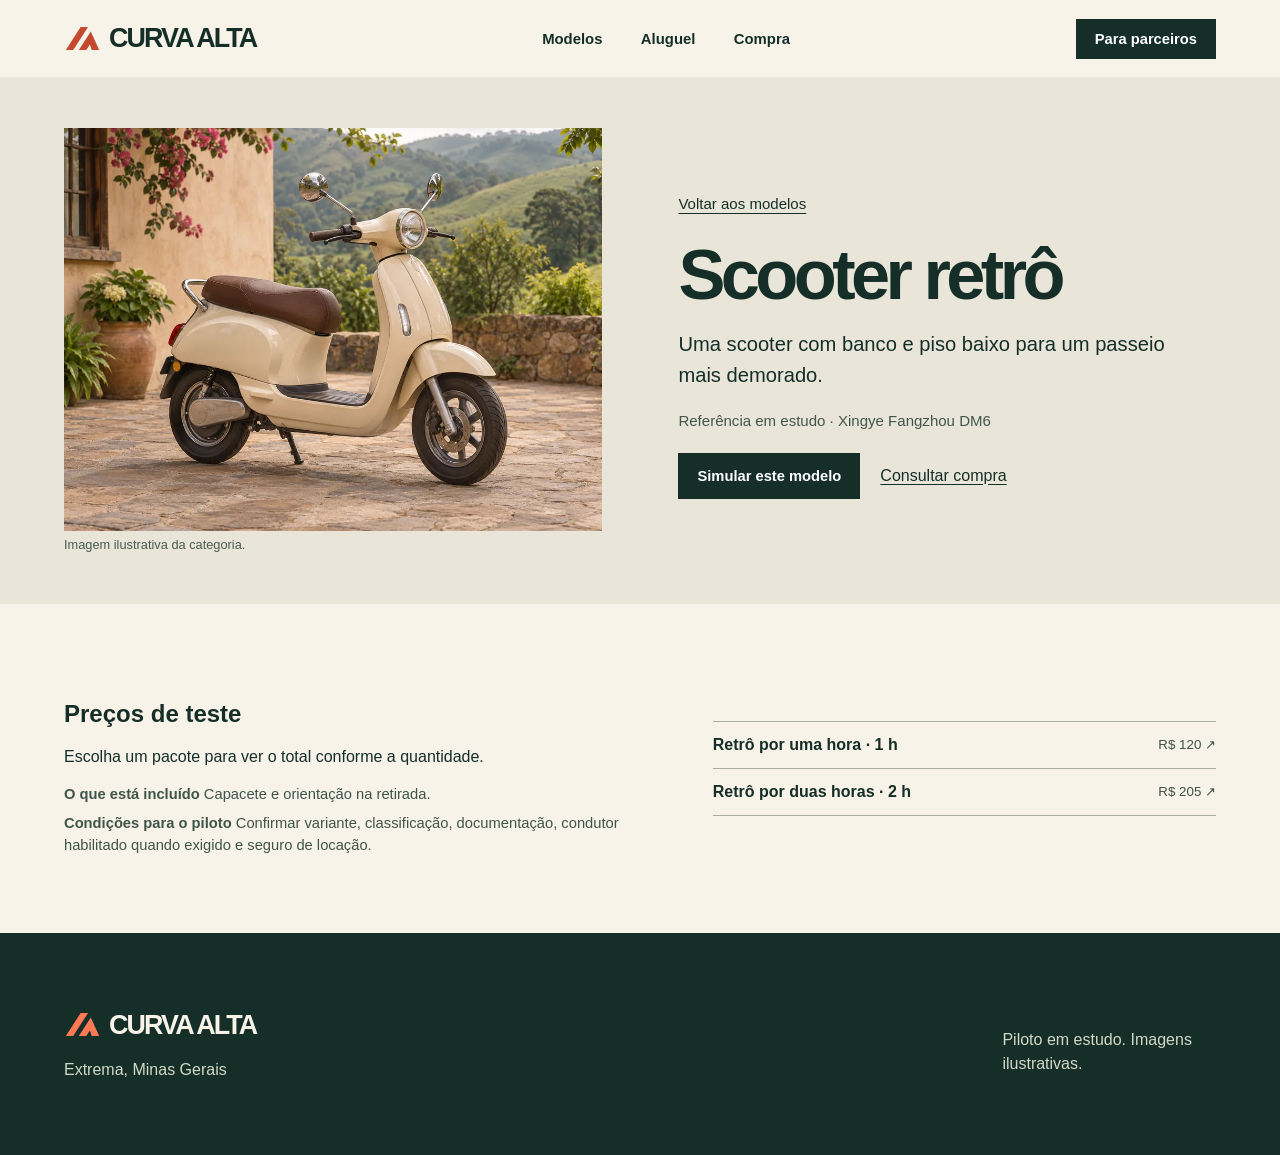
<file: retro.html>
<!doctype html><html lang="pt-BR"><head><meta charset="utf-8"><meta name="viewport" content="width=device-width,initial-scale=1"><meta name="theme-color" content="#152e28"><meta name="robots" content="noindex,nofollow"><meta name="referrer" content="no-referrer"><meta http-equiv="Content-Security-Policy" content="default-src 'self'; img-src 'self'; style-src 'self'; script-src 'self'; connect-src 'none'; form-action 'none'; base-uri 'none'; object-src 'none'"><title>Scooter retrô · Curva Alta</title><meta name="description" content="Conheça a proposta da Curva Alta para passeios, mobilidade elétrica e quiosques parceiros em Extrema, Minas Gerais."><meta property="og:title" content="Scooter retrô · Curva Alta"><meta property="og:description" content="Conheça a proposta da Curva Alta para passeios, mobilidade elétrica e quiosques parceiros em Extrema, Minas Gerais."><meta property="og:image" content="https://jowpurcinelli.github.io/curva-alta/assets/serra.webp"><link rel="stylesheet" href="assets/store.css"><link rel="stylesheet" href="assets/showroom.css"><link rel="stylesheet" href="assets/kiosk.css"><link rel="stylesheet" href="assets/demo.css"><link rel="stylesheet" href="assets/rental.css"><link rel="stylesheet" href="assets/vitrine.css?v=2"></head><body><a class="ca-skip" href="#principal">Pular para o conteúdo</a><header class="ca-header"><div class="ca-wrap ca-bar"><a class="ca-mark" href="index.html" aria-label="Curva Alta, início"><svg class="ca-sign" width="37" height="32" viewBox="0 0 40 34" fill="none" aria-hidden="true" focusable="false"><path d="M2 29 18 4h8L10 29H2Zm14 0L29 9l9 20h-8l-2-6-4 6h-8Z" fill="currentColor"/></svg>
<span class="ca-word">CURVA ALTA</span>
</a><nav class="ca-nav" aria-label="Navegação principal"><a href="index.html#modelos">Modelos</a><a href="aluguel.html">Aluguel</a><a href="compra.html">Compra</a></nav><a class="ca-header-cta" href="quiosque.html">Para parceiros</a><details class="ca-menu"><summary aria-label="Abrir menu"><span></span><span></span></summary><nav aria-label="Menu para celular"><a href="index.html#modelos">Modelos</a><a href="aluguel.html">Aluguel</a><a href="compra.html">Compra</a><a href="quiosque.html">Para parceiros</a></nav></details></div></header><main id="principal"><section class="ca-item-hero"><div class="ca-wrap ca-item-grid"><figure><img src="assets/retro.webp" width="840" height="630" alt="Scooter retrô, imagem ilustrativa da categoria" decoding="async"><figcaption>Imagem ilustrativa da categoria.</figcaption></figure><div class="ca-item-copy"><a class="back" href="index.html#modelos">Voltar aos modelos</a><h1>Scooter retrô</h1><p>Uma scooter com banco e piso baixo para um passeio mais demorado.</p><p class="ca-item-ref">Referência em estudo · Xingye Fangzhou DM6</p><div class="rent-actions"><a class="ca-action" href="aluguel.html?modelo=retro#simulador">Simular este modelo</a><a class="rent-local" href="compra.html?modelo=retro#consulta-compra">Consultar compra</a></div></div></div></section><section class="ca-wrap rent-launch-block"><div><h2>Preços de teste</h2><p>Escolha um pacote para ver o total conforme a quantidade.</p><div class="rent-method"><p><strong>O que está incluído</strong> <span data-included>Capacete e orientação na retirada.</span></p><p><strong>Condições para o piloto</strong> <span data-requirements>Confirmar variante, classificação, documentação, condutor habilitado quando exigido e seguro de locação.</span></p></div></div><ul class="rent-launch-list"><li><a href="aluguel.html?modelo=retro&amp;plano=retro-60#simulador"><strong>Retrô por uma hora · 1 h</strong><small>R$ 120 ↗</small></a></li><li><a href="aluguel.html?modelo=retro&amp;plano=retro-120#simulador"><strong>Retrô por duas horas · 2 h</strong><small>R$ 205 ↗</small></a></li></ul></section></main><footer class="ca-footer"><div class="ca-wrap ca-footer-inner"><div><a class="ca-mark" href="index.html" aria-label="Curva Alta, início"><svg class="ca-sign" width="37" height="32" viewBox="0 0 40 34" fill="none" aria-hidden="true" focusable="false"><path d="M2 29 18 4h8L10 29H2Zm14 0L29 9l9 20h-8l-2-6-4 6h-8Z" fill="currentColor"/></svg>
<span class="ca-word">CURVA ALTA</span>
</a><p>Extrema, Minas Gerais</p></div><p>Piloto em estudo. Imagens ilustrativas.</p></div></footer><script defer src="assets/demo.js"></script><script src="assets/vitrine.js" defer></script></body></html>
</file>
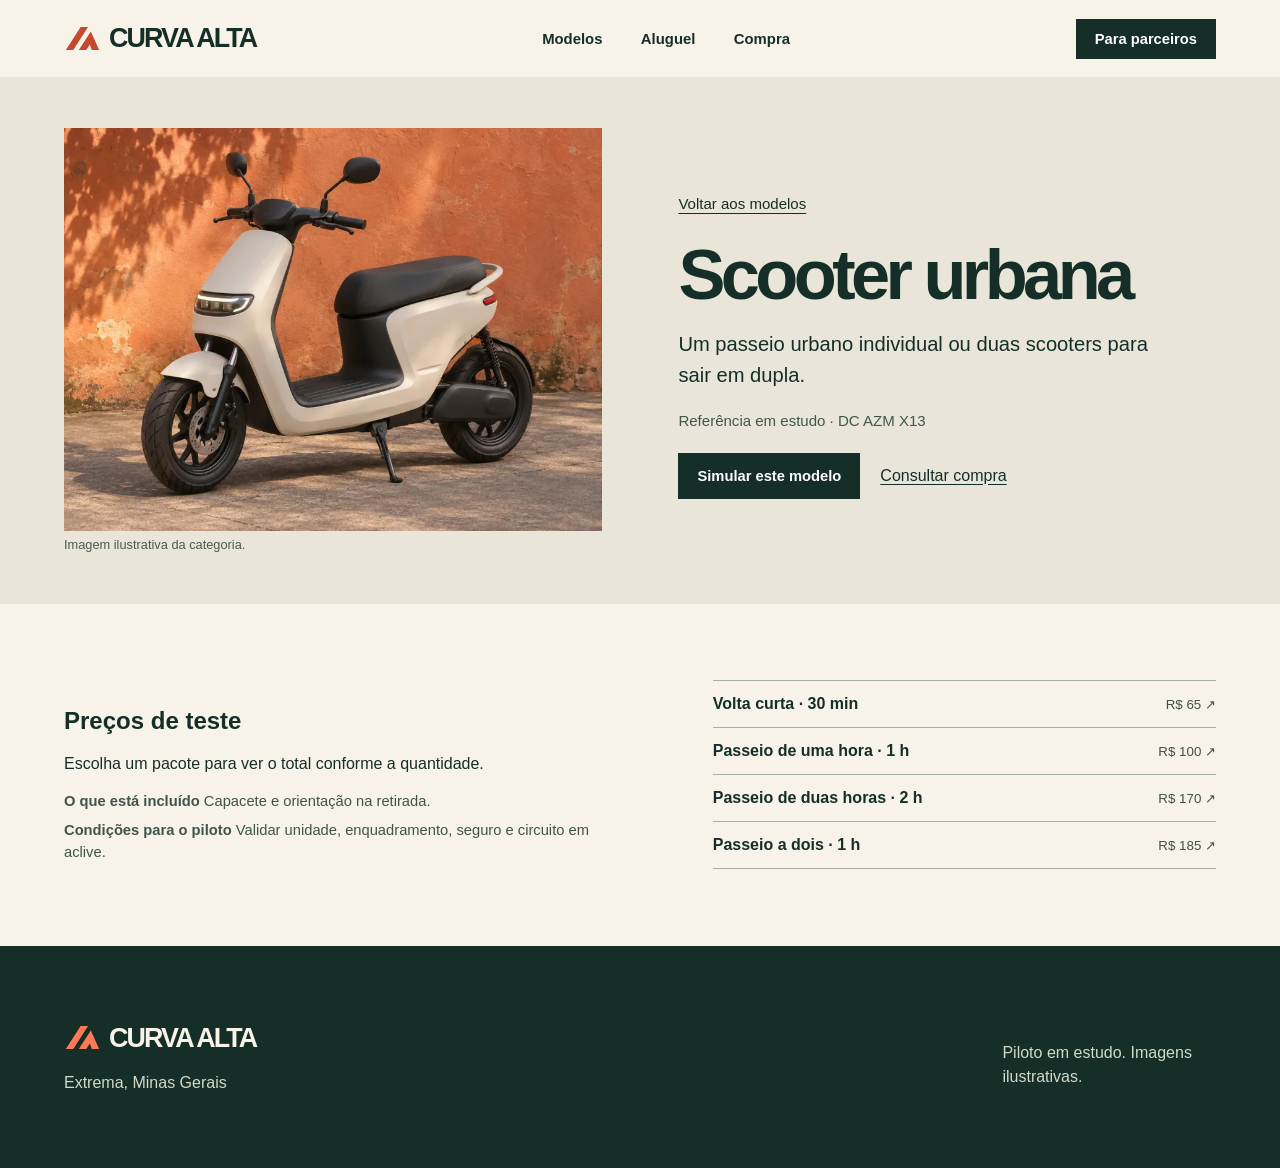
<file: scooter.html>
<!doctype html><html lang="pt-BR"><head><meta charset="utf-8"><meta name="viewport" content="width=device-width,initial-scale=1"><meta name="theme-color" content="#152e28"><meta name="robots" content="noindex,nofollow"><meta name="referrer" content="no-referrer"><meta http-equiv="Content-Security-Policy" content="default-src 'self'; img-src 'self'; style-src 'self'; script-src 'self'; connect-src 'none'; form-action 'none'; base-uri 'none'; object-src 'none'"><title>Scooter urbana · Curva Alta</title><meta name="description" content="Conheça a proposta da Curva Alta para passeios, mobilidade elétrica e quiosques parceiros em Extrema, Minas Gerais."><meta property="og:title" content="Scooter urbana · Curva Alta"><meta property="og:description" content="Conheça a proposta da Curva Alta para passeios, mobilidade elétrica e quiosques parceiros em Extrema, Minas Gerais."><meta property="og:image" content="https://jowpurcinelli.github.io/curva-alta/assets/serra.webp"><link rel="stylesheet" href="assets/store.css"><link rel="stylesheet" href="assets/showroom.css"><link rel="stylesheet" href="assets/kiosk.css"><link rel="stylesheet" href="assets/demo.css"><link rel="stylesheet" href="assets/rental.css"><link rel="stylesheet" href="assets/vitrine.css?v=2"></head><body><a class="ca-skip" href="#principal">Pular para o conteúdo</a><header class="ca-header"><div class="ca-wrap ca-bar"><a class="ca-mark" href="index.html" aria-label="Curva Alta, início"><svg class="ca-sign" width="37" height="32" viewBox="0 0 40 34" fill="none" aria-hidden="true" focusable="false"><path d="M2 29 18 4h8L10 29H2Zm14 0L29 9l9 20h-8l-2-6-4 6h-8Z" fill="currentColor"/></svg>
<span class="ca-word">CURVA ALTA</span>
</a><nav class="ca-nav" aria-label="Navegação principal"><a href="index.html#modelos">Modelos</a><a href="aluguel.html">Aluguel</a><a href="compra.html">Compra</a></nav><a class="ca-header-cta" href="quiosque.html">Para parceiros</a><details class="ca-menu"><summary aria-label="Abrir menu"><span></span><span></span></summary><nav aria-label="Menu para celular"><a href="index.html#modelos">Modelos</a><a href="aluguel.html">Aluguel</a><a href="compra.html">Compra</a><a href="quiosque.html">Para parceiros</a></nav></details></div></header><main id="principal"><section class="ca-item-hero"><div class="ca-wrap ca-item-grid"><figure><img src="assets/scooter.webp" width="840" height="630" alt="Scooter urbana, imagem ilustrativa da categoria" decoding="async"><figcaption>Imagem ilustrativa da categoria.</figcaption></figure><div class="ca-item-copy"><a class="back" href="index.html#modelos">Voltar aos modelos</a><h1>Scooter urbana</h1><p>Um passeio urbano individual ou duas scooters para sair em dupla.</p><p class="ca-item-ref">Referência em estudo · DC AZM X13</p><div class="rent-actions"><a class="ca-action" href="aluguel.html?modelo=scooter#simulador">Simular este modelo</a><a class="rent-local" href="compra.html?modelo=scooter#consulta-compra">Consultar compra</a></div></div></div></section><section class="ca-wrap rent-launch-block"><div><h2>Preços de teste</h2><p>Escolha um pacote para ver o total conforme a quantidade.</p><div class="rent-method"><p><strong>O que está incluído</strong> <span data-included>Capacete e orientação na retirada.</span></p><p><strong>Condições para o piloto</strong> <span data-requirements>Validar unidade, enquadramento, seguro e circuito em aclive.</span></p></div></div><ul class="rent-launch-list"><li><a href="aluguel.html?modelo=scooter&amp;plano=scooter-30#simulador"><strong>Volta curta · 30 min</strong><small>R$ 65 ↗</small></a></li><li><a href="aluguel.html?modelo=scooter&amp;plano=scooter-60#simulador"><strong>Passeio de uma hora · 1 h</strong><small>R$ 100 ↗</small></a></li><li><a href="aluguel.html?modelo=scooter&amp;plano=scooter-120#simulador"><strong>Passeio de duas horas · 2 h</strong><small>R$ 170 ↗</small></a></li><li><a href="aluguel.html?modelo=scooter&amp;plano=scooter-dupla#simulador"><strong>Passeio a dois · 1 h</strong><small>R$ 185 ↗</small></a></li></ul></section></main><footer class="ca-footer"><div class="ca-wrap ca-footer-inner"><div><a class="ca-mark" href="index.html" aria-label="Curva Alta, início"><svg class="ca-sign" width="37" height="32" viewBox="0 0 40 34" fill="none" aria-hidden="true" focusable="false"><path d="M2 29 18 4h8L10 29H2Zm14 0L29 9l9 20h-8l-2-6-4 6h-8Z" fill="currentColor"/></svg>
<span class="ca-word">CURVA ALTA</span>
</a><p>Extrema, Minas Gerais</p></div><p>Piloto em estudo. Imagens ilustrativas.</p></div></footer><script defer src="assets/demo.js"></script><script src="assets/vitrine.js" defer></script></body></html>
</file>
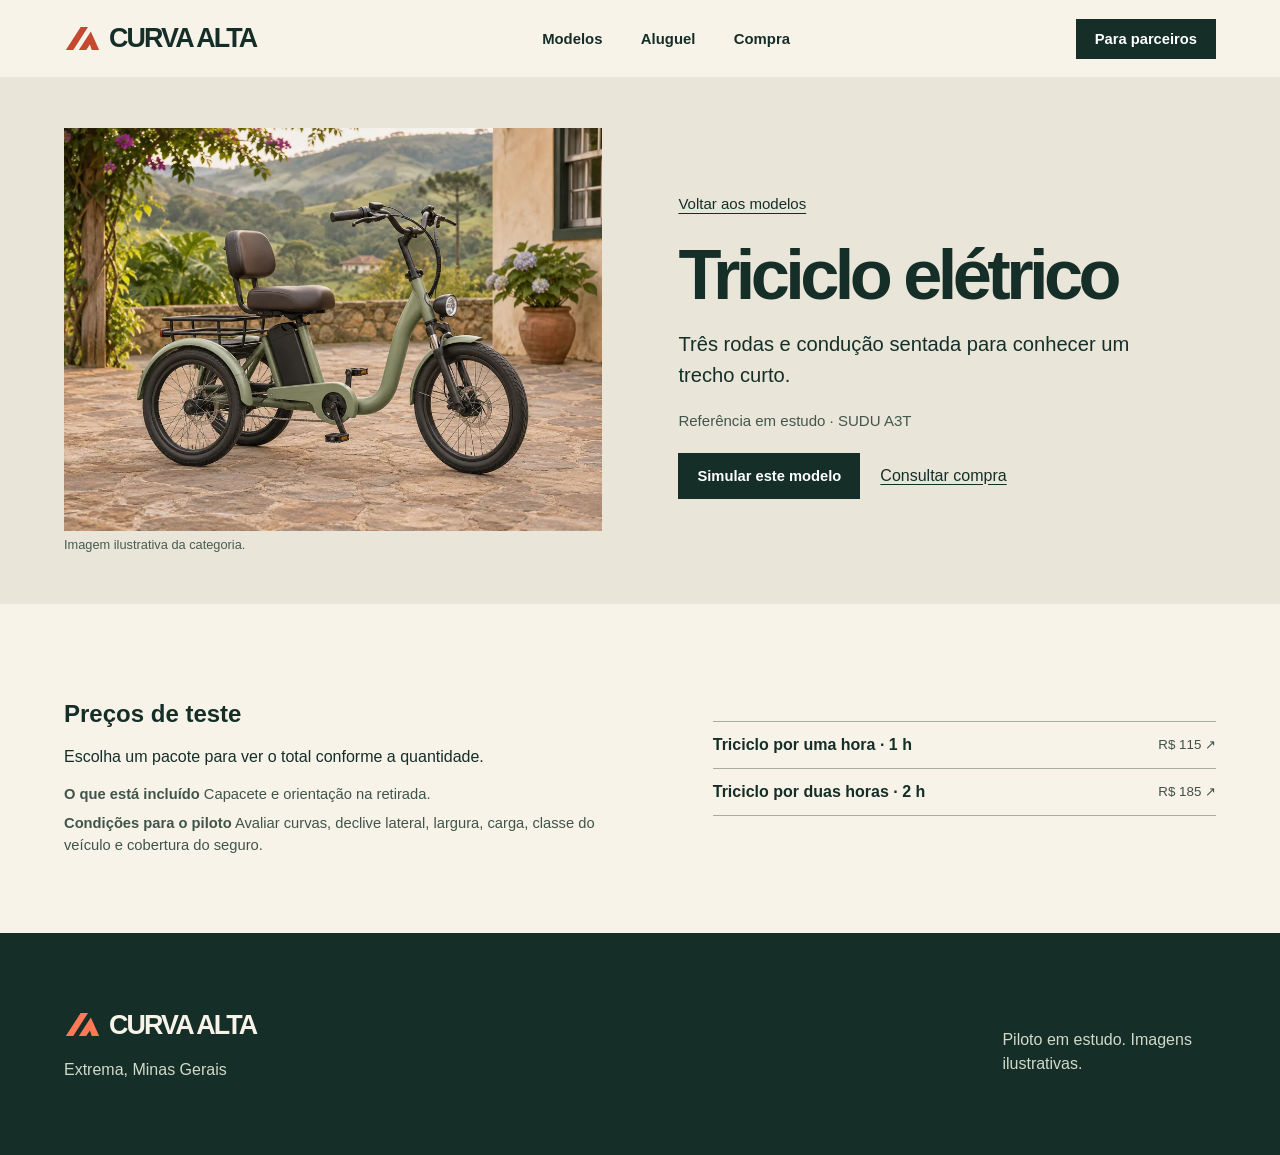
<file: triciclo.html>
<!doctype html><html lang="pt-BR"><head><meta charset="utf-8"><meta name="viewport" content="width=device-width,initial-scale=1"><meta name="theme-color" content="#152e28"><meta name="robots" content="noindex,nofollow"><meta name="referrer" content="no-referrer"><meta http-equiv="Content-Security-Policy" content="default-src 'self'; img-src 'self'; style-src 'self'; script-src 'self'; connect-src 'none'; form-action 'none'; base-uri 'none'; object-src 'none'"><title>Triciclo elétrico · Curva Alta</title><meta name="description" content="Conheça a proposta da Curva Alta para passeios, mobilidade elétrica e quiosques parceiros em Extrema, Minas Gerais."><meta property="og:title" content="Triciclo elétrico · Curva Alta"><meta property="og:description" content="Conheça a proposta da Curva Alta para passeios, mobilidade elétrica e quiosques parceiros em Extrema, Minas Gerais."><meta property="og:image" content="https://jowpurcinelli.github.io/curva-alta/assets/serra.webp"><link rel="stylesheet" href="assets/store.css"><link rel="stylesheet" href="assets/showroom.css"><link rel="stylesheet" href="assets/kiosk.css"><link rel="stylesheet" href="assets/demo.css"><link rel="stylesheet" href="assets/rental.css"><link rel="stylesheet" href="assets/vitrine.css?v=2"></head><body><a class="ca-skip" href="#principal">Pular para o conteúdo</a><header class="ca-header"><div class="ca-wrap ca-bar"><a class="ca-mark" href="index.html" aria-label="Curva Alta, início"><svg class="ca-sign" width="37" height="32" viewBox="0 0 40 34" fill="none" aria-hidden="true" focusable="false"><path d="M2 29 18 4h8L10 29H2Zm14 0L29 9l9 20h-8l-2-6-4 6h-8Z" fill="currentColor"/></svg>
<span class="ca-word">CURVA ALTA</span>
</a><nav class="ca-nav" aria-label="Navegação principal"><a href="index.html#modelos">Modelos</a><a href="aluguel.html">Aluguel</a><a href="compra.html">Compra</a></nav><a class="ca-header-cta" href="quiosque.html">Para parceiros</a><details class="ca-menu"><summary aria-label="Abrir menu"><span></span><span></span></summary><nav aria-label="Menu para celular"><a href="index.html#modelos">Modelos</a><a href="aluguel.html">Aluguel</a><a href="compra.html">Compra</a><a href="quiosque.html">Para parceiros</a></nav></details></div></header><main id="principal"><section class="ca-item-hero"><div class="ca-wrap ca-item-grid"><figure><img src="assets/triciclo.webp" width="840" height="630" alt="Triciclo elétrico, imagem ilustrativa da categoria" decoding="async"><figcaption>Imagem ilustrativa da categoria.</figcaption></figure><div class="ca-item-copy"><a class="back" href="index.html#modelos">Voltar aos modelos</a><h1>Triciclo elétrico</h1><p>Três rodas e condução sentada para conhecer um trecho curto.</p><p class="ca-item-ref">Referência em estudo · SUDU A3T</p><div class="rent-actions"><a class="ca-action" href="aluguel.html?modelo=triciclo#simulador">Simular este modelo</a><a class="rent-local" href="compra.html?modelo=triciclo#consulta-compra">Consultar compra</a></div></div></div></section><section class="ca-wrap rent-launch-block"><div><h2>Preços de teste</h2><p>Escolha um pacote para ver o total conforme a quantidade.</p><div class="rent-method"><p><strong>O que está incluído</strong> <span data-included>Capacete e orientação na retirada.</span></p><p><strong>Condições para o piloto</strong> <span data-requirements>Avaliar curvas, declive lateral, largura, carga, classe do veículo e cobertura do seguro.</span></p></div></div><ul class="rent-launch-list"><li><a href="aluguel.html?modelo=triciclo&amp;plano=triciclo-60#simulador"><strong>Triciclo por uma hora · 1 h</strong><small>R$ 115 ↗</small></a></li><li><a href="aluguel.html?modelo=triciclo&amp;plano=triciclo-120#simulador"><strong>Triciclo por duas horas · 2 h</strong><small>R$ 185 ↗</small></a></li></ul></section></main><footer class="ca-footer"><div class="ca-wrap ca-footer-inner"><div><a class="ca-mark" href="index.html" aria-label="Curva Alta, início"><svg class="ca-sign" width="37" height="32" viewBox="0 0 40 34" fill="none" aria-hidden="true" focusable="false"><path d="M2 29 18 4h8L10 29H2Zm14 0L29 9l9 20h-8l-2-6-4 6h-8Z" fill="currentColor"/></svg>
<span class="ca-word">CURVA ALTA</span>
</a><p>Extrema, Minas Gerais</p></div><p>Piloto em estudo. Imagens ilustrativas.</p></div></footer><script defer src="assets/demo.js"></script><script src="assets/vitrine.js" defer></script></body></html>
</file>
<file: assets/store.css>
:root {
  color-scheme: light;
  --ca-ink: #152e28;
  --ca-paper: #f7f3e9;
  --ca-accent: #c4492e;
  --ca-line: #c3c4b5;
  --ca-display: "Archivo Narrow", "Arial Narrow", "Helvetica Neue", Arial, sans-serif;
  --ca-body: "DM Sans", "Helvetica Neue", Arial, sans-serif;
}
*, *::before, *::after { box-sizing: border-box; }
html { background: var(--ca-paper); scroll-padding-top: 1rem; }
body { margin: 0; color: var(--ca-ink); background: var(--ca-paper); font-family: var(--ca-body); }
button, input, select, textarea { font: inherit; }
a { color: inherit; }
img { display: block; max-width: 100%; }
button, summary, select { cursor: pointer; }
[hidden] { display: none !important; }
:focus-visible { outline: 3px solid #1b73a0; outline-offset: 4px; }
.ca-wrap { width: min(100%, 1380px); padding-inline: clamp(20px, 5vw, 80px); margin-inline: auto; }
.ca-skip { position: fixed; z-index: 30; left: 1rem; top: 1rem; padding: 1rem; background: white; transform: translateY(-200%); }
.ca-skip:focus { transform: none; }
.ca-header { position: relative; z-index: 3; background: var(--ca-paper); color: var(--ca-ink); }
.ca-bar { display: flex; align-items: center; gap: 30px; min-height: 77px; }
.ca-mark { display: inline-flex; align-items: center; gap: 8px; text-decoration: none; flex: 0 0 auto; }
.ca-sign { color: var(--ca-accent); }
.ca-word { font-family: var(--ca-display); font-weight: 900; font-size: clamp(22px, 2.1vw, 31px); letter-spacing: -.07em; line-height: 1; }
.ca-nav { display: flex; align-items: center; justify-content: center; gap: clamp(18px, 3vw, 50px); margin-inline: auto; }
.ca-nav a, .ca-menu nav a, .ca-footer nav a { text-underline-offset: 4px; text-decoration: none; }
.ca-nav a, .ca-menu nav a { font-size: .93rem; font-weight: 600; }
.ca-header a:hover, .ca-footer nav a:hover { text-decoration: underline; }
.ca-header-cta, .ca-action { display: inline-flex; align-items: center; justify-content: center; gap: 24px; padding: 12px 19px; background: var(--ca-ink); color: white; font-size: .92rem; font-weight: 700; border: 0; text-decoration: none; }
.ca-header-cta span, .ca-action span { font-size: 1.15em; }
.ca-menu { display: none; }
.ca-footer { color: var(--ca-paper); background: var(--ca-ink); }
.ca-footer-inner { display: flex; justify-content: space-between; align-items: center; gap: 24px; padding-block: clamp(36px, 6vw, 76px); }
.ca-footer p { margin-bottom: 0; color: #d1d9c8; }
.ca-footer .ca-sign { color: #ff7954; }
.ca-footer nav { display: flex; gap: 15px 28px; flex-wrap: wrap; font-size: .9rem; }
.ca-inquiry { background: #e9e6d8; }
.ca-inquiry-inner { display: grid; grid-template-columns: minmax(0, .87fr) minmax(0, 1fr); gap: clamp(38px, 9vw, 160px); padding-block: clamp(54px, 8vw, 110px); }
.ca-inquiry-intro h2, .ca-page h1 { font-family: var(--ca-display); font-weight: 700; line-height: .98; letter-spacing: -.065em; margin: 0 0 20px; font-size: clamp(42px, 5vw, 82px); }
.ca-inquiry-intro p, .ca-page p { max-width: 62ch; font-size: 1.06rem; line-height: 1.6; }
.ca-inquiry-intro .ca-small { border-top: 1px solid #adb4a4; padding-top: 15px; margin-top: 26px; max-width: 35ch; font-size: .9rem; }
.ca-form-wrap { display: block; min-width: 0; }
.ca-form { display: grid; gap: 17px; }
.ca-form fieldset { border: 0; padding: 0; margin: 0; min-width: 0; }
.ca-form legend, .ca-field, .ca-page label { font-size: .91rem; font-weight: 650; }
.ca-form legend { margin: 0 0 8px; padding: 0; }
.ca-modes { display: grid; grid-template-columns: 1fr 1fr; gap: 8px; }
.ca-modes label { position: relative; }
.ca-modes input { position: absolute; opacity: 0; width: 1px; height: 1px; }
.ca-modes span { text-align: center; display: block; border: 1px solid #7f897d; padding: 13px 8px; cursor: pointer; }
.ca-modes input:checked + span { color: white; border-color: var(--ca-ink); background: var(--ca-ink); }
.ca-modes input:focus-visible + span { outline: 3px solid #1b73a0; outline-offset: 2px; }
.ca-field { display: block; min-width: 0; }
.ca-field small { color: #42584a; font-size: .83em; font-weight: 400; }
.ca-fields { display: grid; grid-template-columns: repeat(2, minmax(0, 1fr)); gap: 12px; }
.ca-field input, .ca-field select, .ca-field textarea, .ca-page select, .ca-page input:not([type="hidden"]) { display: block; width: 100%; min-width: 0; margin-top: 7px; padding: 12px; min-height: 45px; color: var(--ca-ink); border: 1px solid #8e9789; border-radius: 0; background: var(--ca-paper); font-size: 1rem; font-weight: 400; }
.ca-field textarea { resize: vertical; }
.ca-action { width: fit-content; min-height: 46px; text-align: left; }
.ca-action:hover, .ca-header-cta:hover { background: #26473d; }
.ca-form .ca-fine { margin: -5px 0 0; font-size: .8rem; }
.ca-error, .ca-notice { background: var(--ca-paper); padding: 18px; border-left: 4px solid var(--ca-accent); line-height: 1.55; }
.ca-page { padding-block: clamp(50px, 8vw, 110px); }
.ca-page h2 { font-size: clamp(22px, 3vw, 40px); letter-spacing: -.03em; }
.ca-page form { max-width: 42rem; }
.ca-page .ca-action { margin-block: 16px; }
.ca-product { display: grid; grid-template-columns: 1fr 1fr; align-items: start; gap: 5vw; }
.ca-product img { width: 100%; height: auto; }
.ca-product-copy > :first-child { margin-top: 0; }
.ca-products { list-style: none; padding: 0; display: grid; grid-template-columns: repeat(auto-fit,minmax(min(100%,240px),1fr)); gap: 20px; }
.ca-products a { display: block; text-decoration: none; }
.ca-products a:hover { text-decoration: underline; }
.ca-products h2 { font-size: 1.3rem; }
.ca-products img { width: 100%; aspect-ratio: 4 / 3; object-fit: cover; }
.ca-cart-item { display: grid; gap: 7px; border-top: 1px solid var(--ca-line); padding-block: 17px; }
.ca-cart-item input { max-width: 7rem; }
.ca-rich { max-width: 75ch; overflow-wrap: anywhere; }
.ca-rich img { height: auto; }
@media (max-width: 760px) {
  .ca-bar { min-height: 63px; gap: 12px; }
  .ca-nav { display: none; }
  .ca-header-cta { margin-left: auto; gap: 9px; padding: 10px 12px; }
  .ca-mark { gap: 5px; }
  .ca-sign { width: 30px; height: 27px; }
  .ca-menu { display: block; }
  .ca-menu summary { display: grid; align-content: center; gap: 5px; height: 43px; width: 38px; padding: 6px; list-style: none; }
  .ca-menu summary::-webkit-details-marker { display: none; }
  .ca-menu summary span { display: block; height: 2px; background: currentColor; }
  .ca-menu nav { position: absolute; top: 100%; left: 0; right: 0; display: grid; background: var(--ca-paper); padding: 8px 20px 20px; border-bottom: 1px solid var(--ca-line); }
  .ca-menu nav a { padding: 12px 0; }
  .ca-inquiry-inner, .ca-product { grid-template-columns: 1fr; }
  .ca-footer-inner { align-items: start; flex-direction: column; }
}
@media (max-width: 340px) {
  .ca-bar { gap: 5px; }
  .ca-fields { grid-template-columns: 1fr; }
}
</file>
<file: assets/showroom.css>
.ca-hero { position: relative; background: #263a31; color: #fff9eb; isolation: isolate; }
.ca-hero-photo, .ca-hero-shade { position: absolute; inset: 0; width: 100%; height: 100%; }
.ca-hero-photo { z-index: -2; object-fit: cover; object-position: center 61%; }
.ca-hero-shade { z-index: -1; background: linear-gradient(90deg, rgba(11,23,16,.78) 0%, rgba(11,23,16,.55) 33%, rgba(11,23,16,.08) 71%), linear-gradient(0deg, rgba(11,23,16,.14), transparent 30%); }
.ca-hero-inner { display: flex; align-items: center; min-height: clamp(455px, 39vw, 620px); padding-block: clamp(42px, 5vw, 75px); }
.ca-hero-copy { max-width: 59%; }
.ca-locale { display: flex; align-items: center; gap: 9px; margin: 0 0 19px; font: 650 .74rem/1.4 var(--ca-body); letter-spacing: .14em; text-transform: uppercase; }
.ca-locale span { width: 21px; height: 3px; background: #fb7954; }
.ca-hero h1 { margin: 0; font-family: var(--ca-display); font-weight: 700; font-size: clamp(60px, 7.3vw, 120px); line-height: .93; letter-spacing: -.075em; }
.ca-hero h1 em { display: block; font-family: Georgia, "Times New Roman", serif; font-weight: 400; letter-spacing: -.078em; }
.ca-hero-lead { max-width: 38ch; margin: 23px 0; font-size: clamp(1rem, 1.35vw, 1.24rem); line-height: 1.45; }
.ca-hero-actions { display: flex; flex-wrap: wrap; align-items: center; gap: 14px 23px; }
.ca-explore, .ca-hero-link { display: inline-flex; align-items: center; gap: 12px; min-height: 44px; padding: 0 0 1px; font-size: .94rem; font-weight: 700; }
.ca-explore { background: #f57a51; color: #18291f; padding-inline: 18px; text-decoration: none; }
.ca-explore:hover { background: #ff916d; }
.ca-hero-link { color: inherit; text-underline-offset: 5px; }
.ca-fleet { padding-block: clamp(48px, 5.5vw, 86px); }
.ca-fleet-head { display: flex; align-items: end; justify-content: space-between; gap: 24px; margin-bottom: 27px; }
.ca-fleet h2, .ca-guide h2, .ca-faq h2 { font: 700 clamp(39px, 4.8vw, 79px)/.98 var(--ca-display); letter-spacing: -.065em; margin: 0; }
.ca-fleet-head p { max-width: 36ch; margin: 0; line-height: 1.48; font-size: .98rem; }
.ca-fleet-grid { display: grid; grid-template-columns: repeat(3, minmax(0, 1fr)); gap: clamp(14px, 2vw, 32px); }
.ca-card-link { display: block; text-decoration: none; }
.ca-card-photo { background: #e4e0d4; overflow: hidden; aspect-ratio: 4 / 3; }
.ca-card-photo img { width: 100%; height: 100%; object-fit: cover; transition: transform .3s; }
.ca-card-link:hover img { transform: scale(1.025); }
.ca-card-title { display: flex; align-items: center; justify-content: space-between; gap: 5px; margin-top: 16px; }
.ca-card h3, .ca-guide-options h3 { margin: 0; font: 700 clamp(25px, 2.5vw, 39px)/1.03 var(--ca-display); letter-spacing: -.06em; }
.ca-card-title span { display: grid; place-items: center; width: 36px; height: 36px; border: 1px solid #a5b0a0; border-radius: 50%; font-size: 1.1rem; flex-shrink: 0; }
.ca-card p { max-width: 40ch; margin: 5px 0 0; font-size: .97rem; line-height: 1.5; }
.ca-guide { background: var(--ca-ink); color: var(--ca-paper); }
.ca-guide-inner, .ca-faq-inner { padding-block: clamp(55px, 7vw, 94px); display: grid; grid-template-columns: minmax(0,.88fr) minmax(0,1fr); gap: clamp(30px, 9vw, 150px); }
.ca-guide-title p { max-width: 32ch; line-height: 1.55; color: #d4dece; }
.ca-guide-options article { border-top: 1px solid #688072; padding-block: 22px; }
.ca-guide-options p { line-height: 1.55; color: #e4e9df; margin-block: 12px; max-width: 56ch; }
.ca-guide-options a { display: inline-block; padding-block: 5px; font-weight: 650; text-underline-offset: 4px; }
.ca-faq summary { font-weight: 650; padding-block: 18px; line-height: 1.4; }
.ca-faq details { border-top: 1px solid var(--ca-line); }
.ca-faq details:last-child { border-bottom: 1px solid var(--ca-line); }
.ca-faq details p { max-width: 62ch; margin: 0 0 19px; line-height: 1.55; }
@media (max-width: 760px) {
  .ca-hero-inner { min-height: 550px; align-items: end; padding-block: 32px; }
  .ca-hero-photo { object-position: 72% center; }
  .ca-hero-shade { background: linear-gradient(0deg, rgba(8,21,14,.94) 0%, rgba(8,21,14,.78) 24%, rgba(8,21,14,.24) 61%, rgba(8,21,14,.03) 100%); }
  .ca-hero-copy { max-width: 100%; }
  .ca-hero h1 { font-size: clamp(54px, 12vw, 79px); }
  .ca-locale { margin-bottom: 13px; }
  .ca-hero-lead { max-width: 34ch; margin-block: 15px; }
  .ca-fleet-head { display: block; }
  .ca-fleet-head p { margin-top: 15px; }
  .ca-fleet-grid { grid-template-columns: 1fr; gap: 28px; }
  .ca-guide-inner, .ca-faq-inner { grid-template-columns: 1fr; gap: 24px; }
}
@media (prefers-reduced-motion: reduce) {
  .ca-card-link:hover img { transform: none; }
  .ca-card-photo img { transition: none; }
}
</file>
<file: assets/kiosk.css>
.ca-kiosk { padding-block: clamp(45px, 6vw, 90px); background: var(--ca-paper); }
.ca-kiosk-block { display: grid; grid-template-columns: 1.15fr 1fr; gap: clamp(28px, 6vw, 85px); align-items: center; }
.ca-kiosk figure { margin: 0; }
.ca-kiosk figure img { display: block; width: 100%; aspect-ratio: 16 / 10; object-fit: cover; }
.ca-kiosk figcaption { margin-top: 8px; font-size: .77rem; color: #4d6055; }
.ca-kiosk h1, .ca-kiosk h2 { margin: 0; font-size: clamp(35px, 4.2vw, 70px); letter-spacing: -.055em; line-height: 1.01; }
.ca-kiosk p { max-width: 49ch; margin: 18px 0; line-height: 1.5; }
.ca-kiosk .ca-action { display: inline-flex; text-decoration: none; }
@media (max-width: 760px) {
  .ca-kiosk-block { grid-template-columns: 1fr; }
  .ca-kiosk figure img { aspect-ratio: 1.65; }
}
</file>
<file: assets/demo.css>
.back{display:inline-block;margin:0 0 1.5rem;text-underline-offset:4px;font-size:.94rem}.detail{padding-block:clamp(38px,6vw,82px)}.actions{display:flex;flex-wrap:wrap;gap:.7rem}.detail h1{max-width:13ch}.ca-footer-inner>p{max-width:24ch;line-height:1.5}.ca-kiosk .ca-action{margin-top:4px}.detail figure img{aspect-ratio:4/3}@media(max-width:760px){.detail figure img{aspect-ratio:16/10}.detail .ca-kiosk-block{gap:22px}.ca-header-cta{white-space:nowrap}}
</file>
<file: assets/rental.css>
.rent-intro { background: #eae6d8; }
.rent-intro-inner { display: grid; grid-template-columns: minmax(0, 1.38fr) minmax(0, .78fr); gap: clamp(24px, 6vw, 90px); align-items: center; padding-block: clamp(32px, 4.8vw, 70px); }
.rent-intro h1, .rent-launch h2, .rent-calc h2, .rent-menu h2 { margin: 0; font-family: var(--ca-display); font-weight: 700; line-height: .99; letter-spacing: -.06em; font-size: clamp(38px, 4.4vw, 70px); }
.rent-intro h1 em { color: #75402c; font-family: Georgia, serif; font-weight: 400; }
.rent-intro p, .rent-launch p, .rent-menu p { margin-block: 15px 0; max-width: 55ch; line-height: 1.5; }
.rent-intro figure { margin: 0; }
.rent-intro figure img { width: 100%; height: auto; aspect-ratio: 2.05; object-fit: cover; object-position: center 63%; }
.rent-intro a { text-underline-offset: 4px; }
.rent-actions { display: flex; flex-wrap: wrap; align-items: center; gap: 12px 20px; margin-top: 20px; }
.rent-launch { background: #e9e6d8; }
.rent-launch-block { padding-block: clamp(38px, 6vw, 84px); display: grid; grid-template-columns: minmax(0, 1fr) minmax(0, .9fr); gap: clamp(25px, 7vw, 100px); align-items: center; }
.rent-launch-list { padding: 0; margin: 0; list-style: none; }
.rent-launch-list li { border-block-start: 1px solid #a5aea0; }
.rent-launch-list li:last-child { border-block-end: 1px solid #a5aea0; }
.rent-launch-list a { display: flex; align-items: center; justify-content: space-between; gap: 10px; padding-block: 13px; text-decoration: none; min-height: 46px; }
.rent-launch-list a:hover { text-decoration: underline; text-underline-offset: .2em; }
.rent-launch-list small { flex-shrink: 0; color: #415046; }
.rent-calc { background: var(--ca-paper); }
.rent-calc-inner { padding-block: clamp(31px, 5vw, 78px); display: grid; grid-template-columns: minmax(0, 1.12fr) minmax(0, .8fr); align-items: start; gap: clamp(25px, 7vw, 100px); }
.rent-calc h2 { font-size: clamp(31px, 3.25vw, 52px); margin-bottom: 20px; }
.rent-controls { display: grid; gap: 18px; }
.rent-controls label { display: grid; align-content: start; gap: 6px; min-width: 0; font-size: .94rem; font-weight: 650; }
.rent-controls select, .rent-controls input { width: 100%; min-width: 0; height: 48px; line-height: 1.35; border: 1px solid #7f8e81; background-color: #fffdf8; color: #152e28; padding: 7px 12px; border-radius: 0; appearance: auto; }
.rent-controls .rent-pair { display: grid; grid-template-columns: 1fr 1fr; gap: 16px; }
.rent-controls p { margin: 0; line-height: 1.5; }
.rent-aside { color: #f7f3e9; background: #183a30; padding: clamp(23px, 3.5vw, 50px); min-width: 0; }
.rent-aside .rent-overline { margin: 0 0 10px; color: #ebd4aa; font-size: .92rem; font-weight: 700; }
.rent-total { font-family: Georgia, serif; font-size: clamp(42px, 4.8vw, 72px); letter-spacing: -.065em; line-height: 1.1; margin: 0; white-space: nowrap; }
.rent-breakdown { margin: 16px 0 0; line-height: 1.5; overflow-wrap: anywhere; }
.rent-package { border-block-start: 1px solid #83968b; margin: 18px 0 0; padding-top: 14px; color: #e1e8dd; line-height: 1.5; font-size: .94rem; }
.rent-disclaimer { margin: 17px 0 0; font-size: .89rem; color: #e1e8dd; line-height: 1.45; }
.rent-menu { padding-block: 0 clamp(43px, 6vw, 84px); }
.rent-menu h2 { font-size: clamp(30px, 3vw, 46px); }
.rent-menu > p { margin-bottom: 20px; }
.rent-menu details { border-top: 1px solid #b0b8ab; }
.rent-menu details:last-child { border-bottom: 1px solid #b0b8ab; }
.rent-menu summary { padding-block: 16px; font-size: 1.1rem; font-weight: 650; }
.rent-menu details ul { padding-left: 20px; line-height: 1.55; margin: 8px 0 19px; }
.rent-menu details p { margin-block: 4px 12px; }
.rent-local { text-underline-offset: 3px; }
.rent-select-link { min-height: 44px; display: inline-flex; align-items: center; text-underline-offset: 4px; }
.rent-calc [aria-invalid="true"] { border-color: #a22a16; }
.rent-foot { display: flex; gap: 18px; align-items: center; flex-wrap: wrap; }
.rent-foot a { min-height: 44px; display: inline-flex; align-items: center; text-underline-offset: 4px; }
.ca-fleet .ca-card-photo.no-photo { display: grid; place-items: center; background: #e7e4d5; }
@media (max-width: 760px) {
  .rent-intro-inner, .rent-launch-block, .rent-calc-inner { grid-template-columns: minmax(0, 1fr); }
  .rent-intro-inner { gap: 18px; }
  .rent-intro figure { display: none; }
  .rent-controls .rent-pair { gap: 11px; }
  .rent-calc-inner { gap: 20px; }
}
@media (max-width: 400px) {
  .rent-controls .rent-pair { grid-template-columns: 1fr; }
}
.rent-total { overflow-wrap: anywhere; white-space: normal; }
.rent-summary-detail { color: #e1e8dd; font-size: .92rem; line-height: 1.5; }
.rent-summary-detail:empty { display: none; }
.rent-method { display: grid; gap: 7px; margin-top: 17px; color: #405449; font-size: .92rem; line-height: 1.5; }
.rent-method p { margin: 0; }
.rent-options { margin: 12px 0 22px; }
.rent-price-row { display: grid; grid-template-columns: minmax(0, 1fr) auto; gap: 4px 15px; padding: 12px 0; border-top: 1px solid #d0d2c3; }
.rent-price-row strong { font-size: 1.03rem; }
.rent-price-row p { font-size: .9rem; margin: 0; max-width: 68ch; }
.rent-price-row .rent-select-link { grid-column: 2; grid-row: 1 / 4; align-self: center; font-weight: 700; }
.rent-names { padding: 0; list-style: none; display: flex; flex-wrap: wrap; gap: 6px 11px; }
.rent-names a { display: inline-flex; align-items: center; min-height: 44px; padding: 4px 0; text-underline-offset: 4px; }
.rent-more { margin-top: 34px; border-top: 1px solid #b5bdad; padding-top: 17px; }
.rent-more h3 { margin: 0; font: 700 clamp(22px, 2.3vw, 32px)/1.2 var(--ca-display); letter-spacing: -.035em; }
@media (max-width: 480px) { .rent-price-row { grid-template-columns: 1fr; } .rent-price-row .rent-select-link { grid-column: auto; grid-row: auto; justify-self: start; } }
.rent-model-menu { display: grid; grid-template-columns: repeat(auto-fit, minmax(min(100%, 180px), 1fr)); gap: 10px 22px; padding-top: 16px; }
.rent-model-menu h4 { margin: 0; font-size: .92rem; color: #4b6254; }
.rent-model-menu .rent-names { margin: 1px 0; display: grid; gap: 0; }
.rent-model-menu .rent-names a { min-height: 36px; }
.rent-reference { padding: 24px; border-left: 2px solid #a75a3a; }
.rent-reference > strong { display: block; font-family: Georgia, serif; font-size: clamp(26px, 3vw, 45px); font-weight: 500; margin-block: 7px; }
.rent-reference p { margin: 0; }
.rent-formats { padding-block: 0 clamp(36px, 5vw, 68px); }
.rent-formats h2 { font: 700 clamp(29px, 3.2vw, 48px)/1.05 var(--ca-display); letter-spacing: -.06em; margin: 0; }
.rent-formats dl { display: grid; grid-template-columns: repeat(auto-fit, minmax(min(100%, 225px), 1fr)); gap: 14px 24px; margin: 20px 0 0; }
.rent-formats dl>div { border-top: 1px solid #afbaac; padding-top: 9px; }
.rent-formats dt { font-weight: 700; }
.rent-formats dd { margin: 4px 0 0; color: #455748; font-size: .94rem; line-height: 1.45; }
</file>
<file: assets/vitrine.css>
.ca-showroom {padding-block:clamp(38px,6vw,84px);background:var(--ca-paper)}
.ca-show-head,.ca-item-grid,.ca-inquiry-grid {display:grid;grid-template-columns:minmax(0,1.15fr) minmax(0,.85fr);gap:clamp(22px,6vw,88px)}
.ca-show-head {align-items:end}
.ca-show-head>p {max-width:38ch;justify-self:end;margin:0;line-height:1.55;color:#42564c}
.ca-caption {margin:0 0 .65rem;font-size:.82rem;font-weight:650;color:#744830}
.ca-show-head h2,.ca-inquiry-grid h2 {font:700 clamp(34px,4.8vw,73px)/1.02 var(--ca-display);letter-spacing:-.065em;margin:0}
.ca-filter {display:flex;gap:9px 18px;flex-wrap:wrap;margin-top:1.5rem;border-bottom:1px solid var(--ca-line)}
.ca-filter button {font:600 .94rem var(--ca-body);min-height:44px;padding:4px 4px 7px;color:#42564c;border:0;border-bottom:3px solid transparent;background:transparent}
.ca-filter button[aria-pressed=true] {border-bottom-color:var(--ca-accent);color:var(--ca-ink)}
.ca-filter-count {min-height:1.2em;font-size:.85rem;color:#465a4e;margin:.7rem 0 1rem}
.ca-show-grid {display:grid;grid-template-columns:repeat(3,minmax(0,1fr));gap:clamp(22px,3.4vw,50px) clamp(16px,2.5vw,36px)}
.ca-show-card a {display:block;text-decoration:none}
.ca-show-photo {aspect-ratio:4/3;background:#e2e4d4;overflow:hidden}
.ca-show-photo img,.ca-item-grid figure img {width:100%;height:100%;object-fit:cover}
.ca-show-price {display:flex;justify-content:space-between;align-items:baseline;gap:8px;margin-top:13px}
.ca-show-price h3 {margin:0;font:650 clamp(1.15rem,1.8vw,1.6rem)/1.19 var(--ca-display);letter-spacing:-.035em}
.ca-show-card a:hover h3,.ca-show-card a:focus-visible h3 {text-decoration:underline;text-underline-offset:4px}
.ca-show-card p {margin:5px 0 0;color:#405449;font-size:.97rem}
.ca-show-card p strong {color:var(--ca-ink)}
.ca-item-hero {background:#e9e6d9;padding-block:clamp(26px,4vw,62px)}
.ca-item-grid {align-items:center;grid-template-columns:minmax(0,1fr) minmax(0,1fr)}
.ca-item-grid figure {margin:0}
.ca-item-grid figure img {height:auto;aspect-ratio:4/3}
.ca-item-grid figcaption {font-size:.8rem;color:#495a4f;margin-top:6px}
.ca-item-copy h1 {font:700 clamp(42px,5.5vw,83px)/.97 var(--ca-display);letter-spacing:-.065em;margin:0;max-width:15ch}
.ca-item-copy>p:not(.ca-caption) {font-size:clamp(1.04rem,1.7vw,1.26rem);line-height:1.5;max-width:45ch}
.ca-item-copy>p.ca-item-ref {font-size:.94rem;color:#42564c}
.ca-item-copy .back {display:inline-flex;align-items:center;min-height:44px;margin-bottom:15px}
.ca-inquiry-grid {padding-block:clamp(36px,6vw,85px);align-items:start;line-height:1.55}
.ca-inquiry-grid label {display:block;margin:.9rem 0 .4rem;font-weight:650}
.ca-inquiry-grid select {width:100%;max-width:30em;min-height:48px;border:1px solid #7f8e81;background:var(--ca-paper);color:var(--ca-ink);padding:8px}
.ca-inquiry-grid h2 {font-size:clamp(33px,4.1vw,58px)}
.ca-inquiry-response {border-left:2px solid #a78c67;padding:8px 0 8px clamp(18px,3vw,46px)}
.ca-inquiry-response h3 {font:500 clamp(23px,2.7vw,39px)/1.15 Georgia,serif;margin:0}
.ca-inquiry-response ul {padding-left:1.1em}
.ca-inquiry-response li+li {margin-top:.5em}
.ca-copy {margin:1.1rem 0 .5rem}
.ca-copy .ca-action {min-height:44px;cursor:pointer}
.ca-copy .ca-action:disabled {cursor:default;opacity:.6}
.ca-copy-feedback {min-height:1.3rem;margin:.3rem 0 0;font-size:.87rem}
.ca-copy label {display:block;margin:.5rem 0}
.ca-copy textarea {width:100%;min-height:5rem;color:#153b2d;background:white}
.rent-aside .ca-action {background:#f6e6c3;color:#19362b}
.ca-summary-detail {display:inline-flex;align-items:center;min-height:44px;color:white;text-underline-offset:4px}
@media(max-width:760px) {
 .ca-show-head,.ca-inquiry-grid {grid-template-columns:1fr;gap:15px}
 .ca-show-head>p {justify-self:start}
 .ca-show-grid {grid-template-columns:repeat(2,minmax(0,1fr));gap:25px 13px}
 .ca-show-price span {display:none}
 .ca-show-card p {font-size:.9rem}
 .ca-item-grid {grid-template-columns:1fr;gap:18px}
 .ca-item-grid figure img {max-height:38vh;object-fit:contain;background:#e9e6d9}
 .ca-inquiry-response {margin-top:12px}
 .ca-item-copy .back {margin-bottom:4px}
 .ca-filter {gap:6px 14px}
}
@media (max-width: 340px) {
  .ca-wrap.ca-bar {padding-inline:12px}
  .ca-bar .ca-header-cta {padding-inline:7px}
}
</file>
